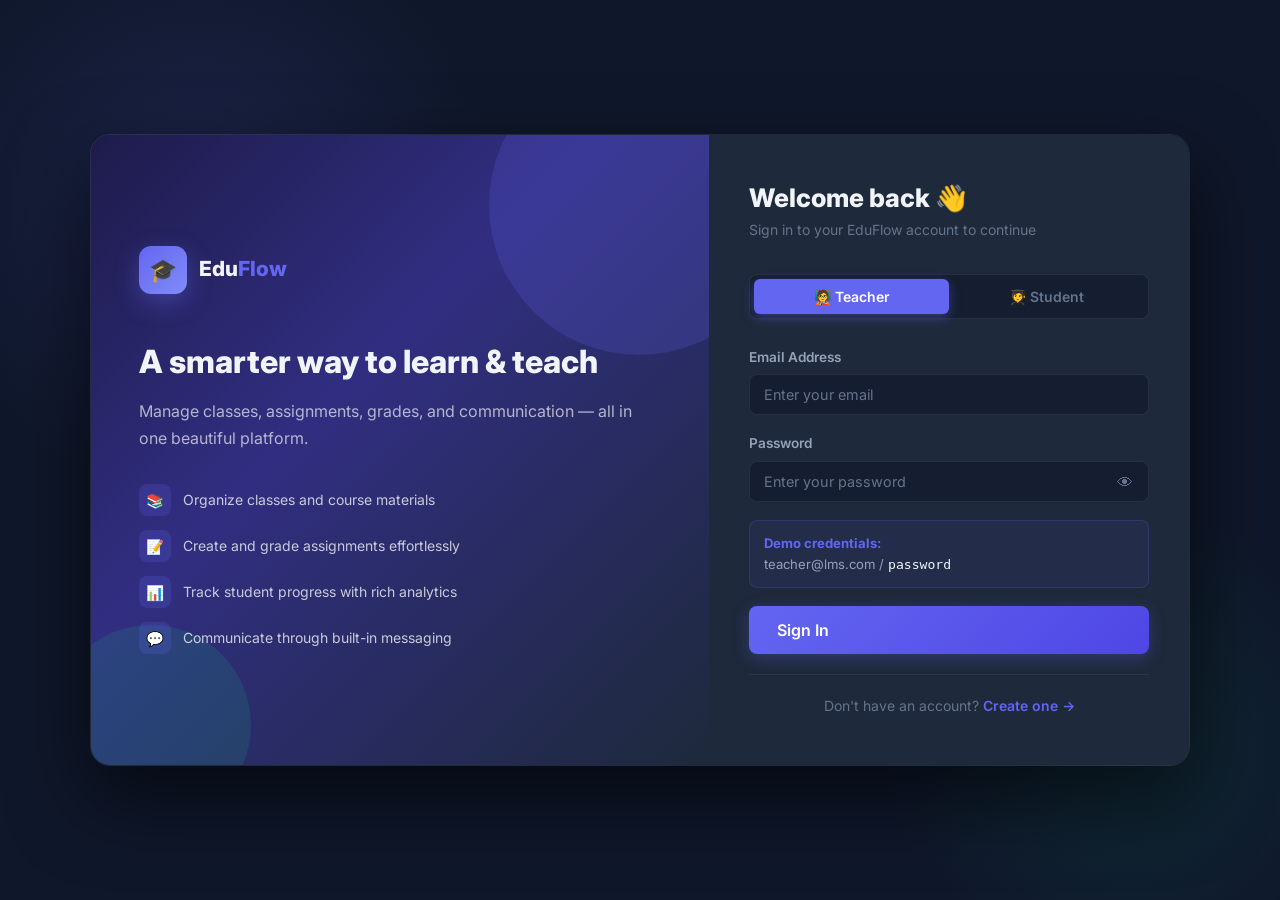
<file: index.html>
<!DOCTYPE html>
<html lang="en">
<head>
  <meta charset="UTF-8">
  <meta name="viewport" content="width=device-width, initial-scale=1.0">
  <title>EduFlow LMS — Login</title>
  <meta name="description" content="EduFlow Learning Management System — Teacher and Student portal for managing classes, assignments, and progress.">
  <link rel="stylesheet" href="css/main.css">
  <link rel="stylesheet" href="css/auth.css">
</head>
<body>
  <div class="auth-page">
    <div class="auth-split animate-fade-in">
      <!-- Hero Panel -->
      <div class="auth-hero">
        <div class="auth-hero-logo">
          <div class="logo-icon">🎓</div>
          <h1>Edu<span>Flow</span></h1>
        </div>
        <div class="auth-hero-content">
          <h2>A smarter way to learn & teach</h2>
          <p>Manage classes, assignments, grades, and communication — all in one beautiful platform.</p>
          <div class="auth-feature-list">
            <div class="auth-feature"><div class="auth-feature-icon">📚</div><span>Organize classes and course materials</span></div>
            <div class="auth-feature"><div class="auth-feature-icon">📝</div><span>Create and grade assignments effortlessly</span></div>
            <div class="auth-feature"><div class="auth-feature-icon">📊</div><span>Track student progress with rich analytics</span></div>
            <div class="auth-feature"><div class="auth-feature-icon">💬</div><span>Communicate through built-in messaging</span></div>
          </div>
        </div>
      </div>

      <!-- Form Panel -->
      <div class="auth-form-panel">
        <div class="auth-form-header">
          <h2>Welcome back 👋</h2>
          <p>Sign in to your EduFlow account to continue</p>
        </div>

        <div class="role-toggle" id="roleToggle">
          <button class="role-btn active" data-role="teacher" onclick="setRole('teacher', this)">🧑‍🏫 Teacher</button>
          <button class="role-btn" data-role="student" onclick="setRole('student', this)">🧑‍🎓 Student</button>
        </div>

        <form class="auth-form" id="loginForm" onsubmit="handleLogin(event)">
          <div class="form-group">
            <label class="form-label" for="email">Email Address</label>
            <input type="email" class="form-control" id="email" placeholder="Enter your email" required autocomplete="email">
          </div>

          <div class="form-group">
            <label class="form-label" for="password">Password</label>
            <div class="password-field">
              <input type="password" class="form-control" id="password" placeholder="Enter your password" required autocomplete="current-password">
              <button type="button" class="password-toggle" onclick="togglePassword('password', this)">👁</button>
            </div>
          </div>

          <div class="demo-hint" id="demoHint" style="background:rgba(99,102,241,0.08);border:1px solid rgba(99,102,241,0.2);border-radius:8px;padding:12px 14px;font-size:0.82rem;color:var(--text-secondary)">
            <strong style="color:var(--color-primary)">Demo credentials:</strong><br>
            <span id="demoEmail">teacher@lms.com</span> / <code style="color:var(--text-primary)">password</code>
          </div>

          <button type="submit" class="btn btn-primary w-full btn-lg" id="loginBtn">
            <span>Sign In</span>
          </button>
        </form>

        <div class="divider"></div>
        <div class="auth-link">
          Don't have an account? <a href="register.html">Create one →</a>
        </div>
      </div>
    </div>
  </div>

  <script src="js/data.js"></script>
  <script>
    // Redirect if already logged in
    const currentUser = LMS.Auth.getCurrentUser();
    if (currentUser) {
      window.location.href = currentUser.role === 'teacher' ? 'teacher/dashboard.html' : 'student/dashboard.html';
    }

    let selectedRole = 'teacher';

    function setRole(role, btn) {
      selectedRole = role;
      document.querySelectorAll('.role-btn').forEach(b => b.classList.remove('active'));
      btn.classList.add('active');
      const demos = { teacher: 'teacher@lms.com', student: 'student@lms.com' };
      document.getElementById('demoEmail').textContent = demos[role];
      document.getElementById('email').value = '';
      document.getElementById('password').value = '';
    }

    function togglePassword(id, btn) {
      const input = document.getElementById(id);
      if (input.type === 'password') { input.type = 'text'; btn.textContent = '🙈'; }
      else { input.type = 'password'; btn.textContent = '👁'; }
    }

    function handleLogin(e) {
      e.preventDefault();
      const email = document.getElementById('email').value.trim();
      const password = document.getElementById('password').value;
      const btn = document.getElementById('loginBtn');

      btn.disabled = true;
      btn.innerHTML = '<span style="animation:spin 0.8s linear infinite;display:inline-block">⟳</span> Signing in...';

      setTimeout(() => {
        const user = LMS.Auth.login(email, password);
        if (!user) {
          btn.disabled = false;
          btn.innerHTML = '<span>Sign In</span>';
          // Show error
          const err = document.createElement('div');
          err.style.cssText = 'background:rgba(244,63,94,0.1);border:1px solid rgba(244,63,94,0.3);border-radius:8px;padding:10px 14px;font-size:0.85rem;color:#f43f5e;margin-top:4px';
          err.textContent = '✕  Invalid email or password. Please try again.';
          const form = document.getElementById('loginForm');
          const existing = form.querySelector('.login-error');
          if (existing) existing.remove();
          err.className = 'login-error';
          form.appendChild(err);
          return;
        }
        if (user.role !== selectedRole) {
          LMS.Auth.logout();
          btn.disabled = false;
          btn.innerHTML = '<span>Sign In</span>';
          const err = document.createElement('div');
          err.style.cssText = 'background:rgba(244,63,94,0.1);border:1px solid rgba(244,63,94,0.3);border-radius:8px;padding:10px 14px;font-size:0.85rem;color:#f43f5e;margin-top:4px';
          err.textContent = `✕  This account is registered as a ${user.role}. Please select the correct role.`;
          err.className = 'login-error';
          const form = document.getElementById('loginForm');
          const existing = form.querySelector('.login-error');
          if (existing) existing.remove();
          form.appendChild(err);
          return;
        }
        window.location.href = user.role === 'teacher' ? 'teacher/dashboard.html' : 'student/dashboard.html';
      }, 600);
    }
  </script>
</body>
</html>
</file>
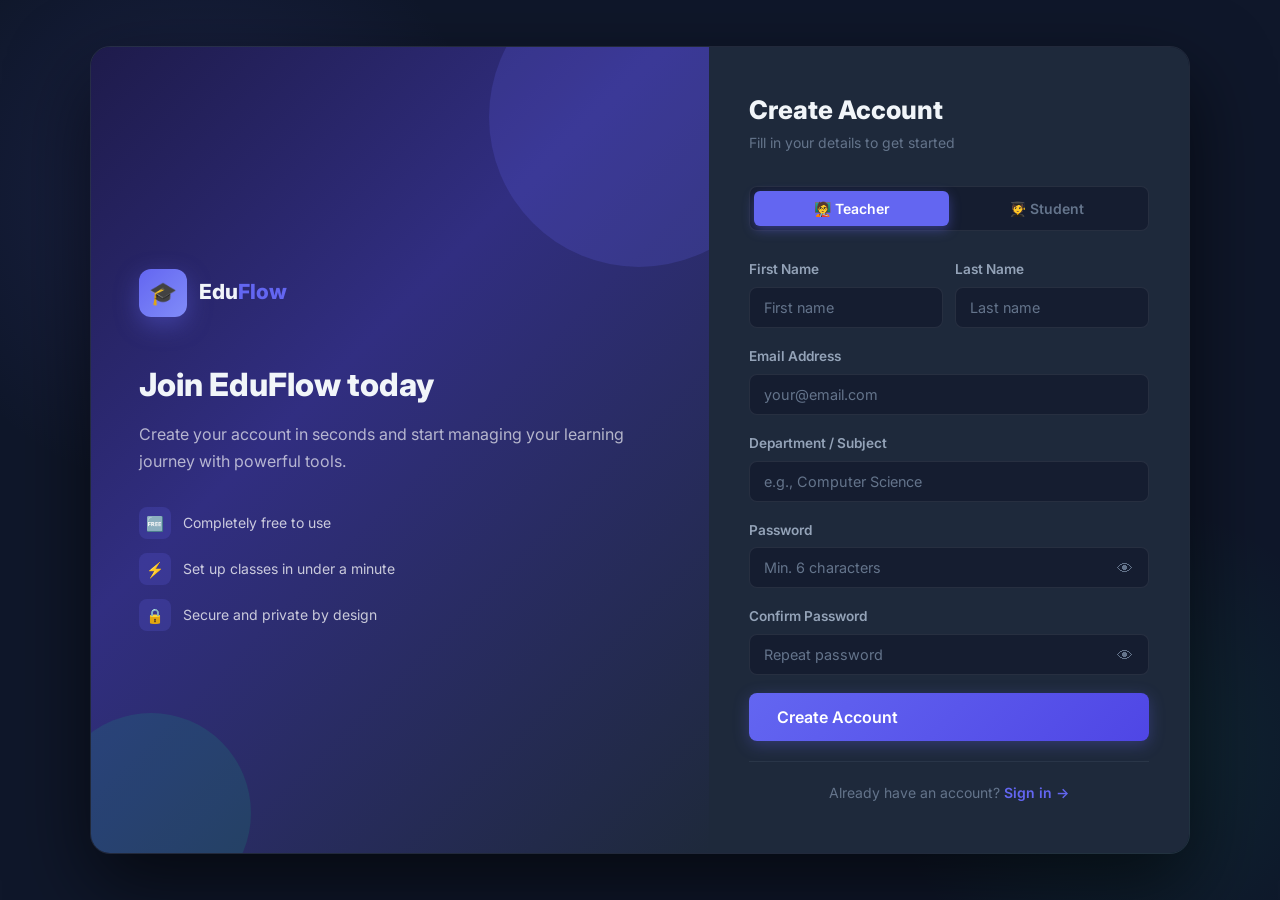
<file: register.html>
<!DOCTYPE html>
<html lang="en">

<head>
    <meta charset="UTF-8">
    <meta name="viewport" content="width=device-width, initial-scale=1.0">
    <title>EduFlow LMS — Create Account</title>
    <link rel="stylesheet" href="css/main.css">
    <link rel="stylesheet" href="css/auth.css">
</head>

<body>
    <div class="auth-page">
        <div class="auth-split animate-fade-in">
            <!-- Hero -->
            <div class="auth-hero">
                <div class="auth-hero-logo">
                    <div class="logo-icon">🎓</div>
                    <h1>Edu<span>Flow</span></h1>
                </div>
                <div class="auth-hero-content">
                    <h2>Join EduFlow today</h2>
                    <p>Create your account in seconds and start managing your learning journey with powerful tools.</p>
                    <div class="auth-feature-list">
                        <div class="auth-feature">
                            <div class="auth-feature-icon">🆓</div><span>Completely free to use</span>
                        </div>
                        <div class="auth-feature">
                            <div class="auth-feature-icon">⚡</div><span>Set up classes in under a minute</span>
                        </div>
                        <div class="auth-feature">
                            <div class="auth-feature-icon">🔒</div><span>Secure and private by design</span>
                        </div>
                    </div>
                </div>
            </div>

            <!-- Form -->
            <div class="auth-form-panel">
                <div class="auth-form-header">
                    <h2>Create Account</h2>
                    <p>Fill in your details to get started</p>
                </div>

                <div class="role-toggle" id="roleToggle">
                    <button class="role-btn active" data-role="teacher" onclick="setRole('teacher', this)">🧑‍🏫
                        Teacher</button>
                    <button class="role-btn" data-role="student" onclick="setRole('student', this)">🧑‍🎓
                        Student</button>
                </div>

                <form class="auth-form" id="registerForm" onsubmit="handleRegister(event)">
                    <div class="auth-form .form-row">
                        <div class="flex gap-12">
                            <div class="form-group" style="flex:1">
                                <label class="form-label">First Name</label>
                                <input type="text" class="form-control" id="firstName" placeholder="First name"
                                    required>
                            </div>
                            <div class="form-group" style="flex:1">
                                <label class="form-label">Last Name</label>
                                <input type="text" class="form-control" id="lastName" placeholder="Last name" required>
                            </div>
                        </div>
                    </div>

                    <div class="form-group">
                        <label class="form-label">Email Address</label>
                        <input type="email" class="form-control" id="email" placeholder="your@email.com" required>
                    </div>

                    <div id="teacherFields">
                        <div class="form-group">
                            <label class="form-label">Department / Subject</label>
                            <input type="text" class="form-control" id="department"
                                placeholder="e.g., Computer Science">
                        </div>
                    </div>

                    <div id="studentFields" class="hidden">
                        <div class="flex gap-12">
                            <div class="form-group" style="flex:1">
                                <label class="form-label">Roll Number</label>
                                <input type="text" class="form-control" id="rollNo" placeholder="e.g., CS2024001">
                            </div>
                            <div class="form-group" style="flex:1">
                                <label class="form-label">Division</label>
                                <input type="text" class="form-control" id="division" placeholder="e.g., A">
                            </div>
                        </div>
                    </div>

                    <div class="form-group">
                        <label class="form-label">Password</label>
                        <div class="password-field">
                            <input type="password" class="form-control" id="password" placeholder="Min. 6 characters"
                                required minlength="6">
                            <button type="button" class="password-toggle"
                                onclick="togglePwd('password', this)">👁</button>
                        </div>
                    </div>

                    <div class="form-group">
                        <label class="form-label">Confirm Password</label>
                        <div class="password-field">
                            <input type="password" class="form-control" id="confirmPwd" placeholder="Repeat password"
                                required minlength="6">
                            <button type="button" class="password-toggle"
                                onclick="togglePwd('confirmPwd', this)">👁</button>
                        </div>
                    </div>

                    <div id="errorMsg" class="hidden"
                        style="background:rgba(244,63,94,0.1);border:1px solid rgba(244,63,94,0.3);border-radius:8px;padding:10px 14px;font-size:0.85rem;color:#f43f5e">
                    </div>

                    <button type="submit" class="btn btn-primary w-full btn-lg" id="registerBtn">Create Account</button>
                </form>

                <div class="divider"></div>
                <div class="auth-link">Already have an account? <a href="index.html">Sign in →</a></div>
            </div>
        </div>
    </div>

    <script src="js/data.js"></script>
    <script>
        let selectedRole = 'teacher';

        function setRole(role, btn) {
            selectedRole = role;
            document.querySelectorAll('.role-btn').forEach(b => b.classList.remove('active'));
            btn.classList.add('active');
            document.getElementById('teacherFields').classList.toggle('hidden', role !== 'teacher');
            document.getElementById('studentFields').classList.toggle('hidden', role !== 'student');
        }

        function togglePwd(id, btn) {
            const input = document.getElementById(id);
            input.type = input.type === 'password' ? 'text' : 'password';
            btn.textContent = input.type === 'password' ? '👁' : '🙈';
        }

        function showError(msg) {
            const el = document.getElementById('errorMsg');
            el.textContent = '✕  ' + msg;
            el.classList.remove('hidden');
        }

        function handleRegister(e) {
            e.preventDefault();
            document.getElementById('errorMsg').classList.add('hidden');
            const firstName = document.getElementById('firstName').value.trim();
            const lastName = document.getElementById('lastName').value.trim();
            const email = document.getElementById('email').value.trim();
            const password = document.getElementById('password').value;
            const confirmPwd = document.getElementById('confirmPwd').value;
            if (password !== confirmPwd) { showError('Passwords do not match.'); return; }
            if (password.length < 6) { showError('Password must be at least 6 characters.'); return; }

            const data = {
                name: `${firstName} ${lastName}`,
                email, password, role: selectedRole,
            };
            if (selectedRole === 'teacher') {
                data.department = document.getElementById('department').value.trim();
            } else {
                data.rollNo = document.getElementById('rollNo').value.trim();
                data.division = document.getElementById('division').value.trim();
            }

            const btn = document.getElementById('registerBtn');
            btn.disabled = true;
            btn.textContent = 'Creating account...';

            setTimeout(() => {
                const result = LMS.Auth.register(data);
                if (result.error) {
                    showError(result.error);
                    btn.disabled = false;
                    btn.textContent = 'Create Account';
                    return;
                }
                window.location.href = result.user.role === 'teacher' ? 'teacher/dashboard.html' : 'student/dashboard.html';
            }, 500);
        }
    </script>
</body>

</html>
</file>
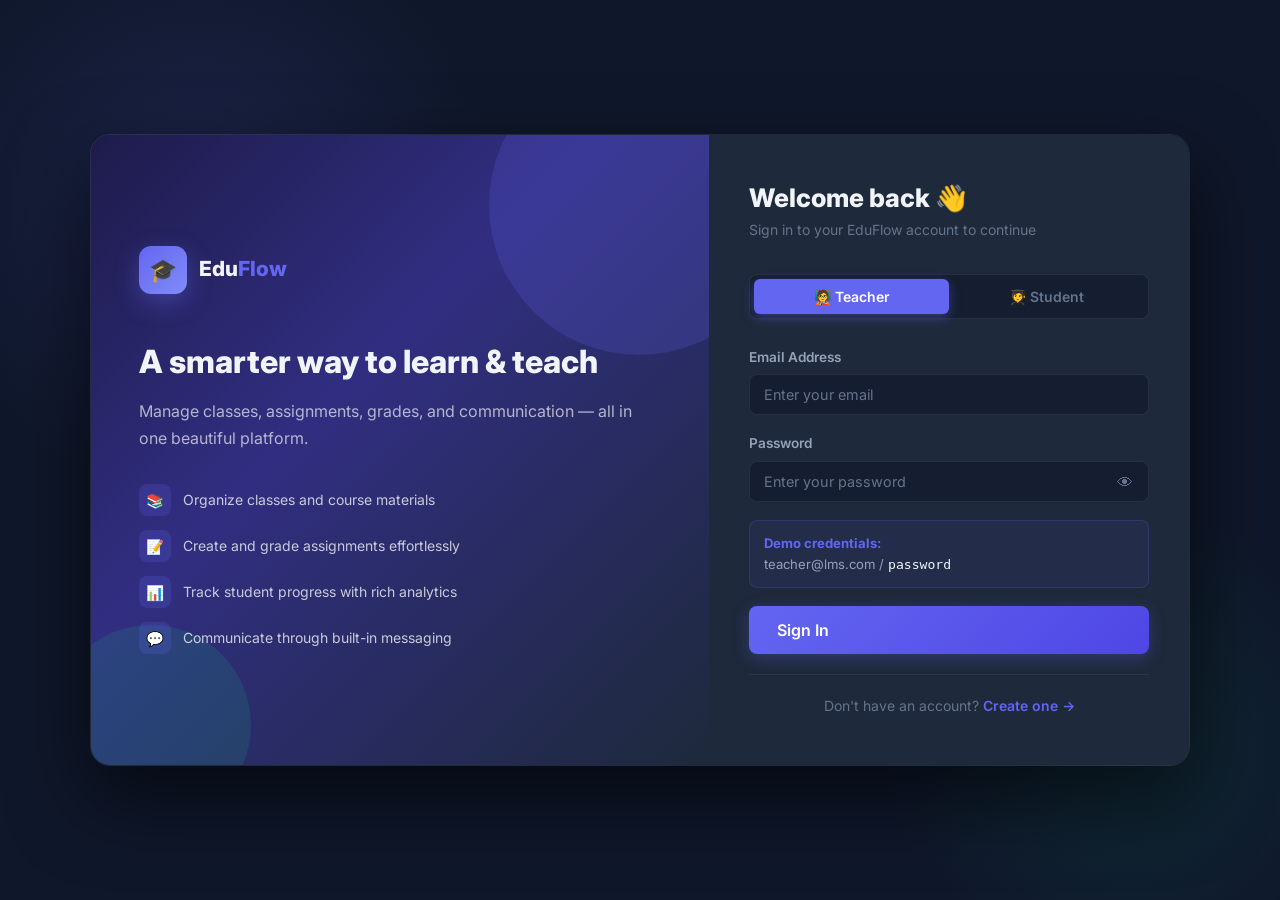
<file: student/assignments.html>
<!DOCTYPE html>
<html lang="en">

<head>
    <meta charset="UTF-8">
    <meta name="viewport" content="width=device-width, initial-scale=1.0">
    <title>My Assignments — EduFlow</title>
    <link rel="stylesheet" href="../css/main.css">
    <link rel="stylesheet" href="../css/dashboard.css">
</head>

<body>
    <div class="dashboard-layout">
        <aside class="sidebar" id="sidebar">
            <div class="sidebar-brand">
                <div class="brand-icon">🎓</div><span>Edu<em>Flow</em></span>
            </div>
            <nav class="sidebar-nav">
                <a class="nav-item" href="dashboard.html"><span class="nav-icon">🏠</span> Dashboard</a>
                <a class="nav-item active" href="assignments.html"><span class="nav-icon">📝</span> Assignments</a>
                <a class="nav-item" href="grades.html"><span class="nav-icon">⭐</span> My Grades</a>
                <a class="nav-item" href="messages.html"><span class="nav-icon">💬</span> Messages</a>
            </nav>
            <div class="sidebar-section">
                <div class="sidebar-section-label">My Classes</div>
            </div>
            <div class="sidebar-classes" id="sidebarClasses"></div>
            <div class="sidebar-footer">
                <div class="user-profile" id="sidebarUser"></div>
                <button class="btn btn-ghost btn-sm w-full mt-8" id="logoutBtn" style="justify-content:center">⬅
                    Logout</button>
            </div>
        </aside>
        <div class="sidebar-overlay" id="sidebarOverlay"></div>
        <header class="navbar">
            <button class="sidebar-toggle btn btn-ghost btn-icon" id="sidebarToggle">☰</button>
            <div class="navbar-title">My Assignments</div>
            <div class="navbar-actions">
                <button class="notif-btn" id="notifBtn">🔔<span class="notif-count" id="notifCount"></span></button>
                <div class="flex items-center gap-12" id="navbarUser"></div>
            </div>
        </header>
        <main class="main-content">
            <div class="page-header">
                <div class="flex items-center justify-between flex-wrap gap-12">
                    <div>
                        <h1>📝 My Assignments</h1>
                        <p>All assignments across your enrolled classes</p>
                    </div>
                    <div class="flex gap-12">
                        <select class="form-control" id="classFilter" style="width:200px"
                            onchange="renderAssignments()">
                            <option value="">All Classes</option>
                        </select>
                        <select class="form-control" id="statusFilter" style="width:160px"
                            onchange="renderAssignments()">
                            <option value="">All Status</option>
                            <option value="submitted">Submitted</option>
                            <option value="missing">Missing</option>
                            <option value="graded">Graded</option>
                            <option value="upcoming">Upcoming</option>
                        </select>
                    </div>
                </div>
            </div>
            <!-- Summary row -->
            <div class="grid grid-4 mb-24" id="summaryCards"></div>
            <div class="card">
                <div id="assignmentsTable"></div>
            </div>
        </main>
    </div>
    <script src="../js/data.js"></script>
    <script src="../js/ui.js"></script>
    <script>
        const user = LMS.Auth.requireAuth('student');
        if (user) {
            initNavbar(user); initSidebarUser(user); initSidebar();
            renderSidebarNotifDrawer(user.id);
            const classes = LMS.Classes.getByStudent(user.id);
            initSidebarClasses(classes, './');
            const classFilter = document.getElementById('classFilter');
            classes.forEach(c => { const o = document.createElement('option'); o.value = c.id; o.textContent = c.name; classFilter.appendChild(o); });

            const allAssignments = LMS.Assignments.getByStudent(user.id);
            const mySubmissions = LMS.Submissions.getByStudent(user.id);
            const submitted = allAssignments.filter(a => mySubmissions.some(s => s.assignmentId === a.id));
            const missing = allAssignments.filter(a => !mySubmissions.some(s => s.assignmentId === a.id) && new Date(a.dueDate) < Date.now());
            const upcoming = allAssignments.filter(a => !mySubmissions.some(s => s.assignmentId === a.id) && new Date(a.dueDate) > Date.now());
            const graded = mySubmissions.filter(s => s.grade !== null);

            document.getElementById('summaryCards').innerHTML = [
                { label: 'Total', value: allAssignments.length, icon: '📋', color: '#6366f1' },
                { label: 'Submitted', value: submitted.length, icon: '✅', color: '#10b981' },
                { label: 'Missing', value: missing.length, icon: '❌', color: '#f43f5e' },
                { label: 'Graded', value: graded.length, icon: '⭐', color: '#f59e0b' },
            ].map(s => `<div class="stat-card" style="--accent-color:${s.color}"><div class="stat-icon" style="background:${s.color}">${s.icon}</div><div class="stat-info"><div class="stat-value">${s.value}</div><div class="stat-label">${s.label}</div></div></div>`).join('');

            function renderAssignments() {
                const cId = classFilter.value;
                const status = document.getElementById('statusFilter').value;
                let list = cId ? allAssignments.filter(a => a.classId === cId) : allAssignments;
                if (status === 'submitted') list = list.filter(a => mySubmissions.some(s => s.assignmentId === a.id));
                if (status === 'missing') list = list.filter(a => !mySubmissions.some(s => s.assignmentId === a.id) && new Date(a.dueDate) < Date.now());
                if (status === 'graded') list = list.filter(a => mySubmissions.some(s => s.assignmentId === a.id && s.grade !== null));
                if (status === 'upcoming') list = list.filter(a => !mySubmissions.some(s => s.assignmentId === a.id) && new Date(a.dueDate) > Date.now());
                list.sort((a, b) => new Date(a.dueDate) - new Date(b.dueDate));
                const el = document.getElementById('assignmentsTable');
                if (!list.length) { el.innerHTML = '<div class="empty-state"><div class="empty-state-icon">📝</div><h3>No assignments found</h3></div>'; return; }
                el.innerHTML = `<div class="table-wrap"><table>
      <thead><tr><th>Assignment</th><th>Class</th><th>Due</th><th>Marks</th><th>Status</th><th>Grade</th><th style="text-align:right">Action</th></tr></thead>
      <tbody>${list.map(a => {
                    const cls = classes.find(c => c.id === a.classId);
                    const sub = mySubmissions.find(s => s.assignmentId === a.id);
                    const due = LMS.Helpers.dueDateStatus(a.dueDate);
                    const isLate = sub && new Date(sub.submittedAt) > new Date(a.dueDate);
                    let status;
                    if (sub) status = isLate ? '<span class="badge badge-warning">Late</span>' : '<span class="badge badge-success">Submitted</span>';
                    else if (new Date(a.dueDate) < Date.now()) status = '<span class="badge badge-danger">Missing</span>';
                    else status = '<span class="badge badge-muted">Pending</span>';
                    const grade = sub?.grade !== null && sub?.grade !== undefined ? `<span class="grade-cell ${LMS.Helpers.gradeClass(sub.grade, a.totalMarks)}">${sub.grade}/${a.totalMarks}</span>` : '<span class="text-muted">—</span>';
                    return `<tr>
          <td><div style="font-weight:600;font-size:0.875rem">${a.title}</div></td>
          <td><span class="badge badge-muted">${cls?.subject || 'Class'}</span></td>
          <td><span class="due-date-badge ${due.cls}">${due.label}</span></td>
          <td style="font-weight:600">${a.totalMarks}</td>
          <td>${status}</td>
          <td>${grade}</td>
          <td style="text-align:right"><a href="class.html?id=${a.classId}#tab-classwork" class="btn btn-primary btn-sm">Open</a></td>
        </tr>`;
                }).join('')}</tbody></table></div>`;
            }
            renderAssignments();
        }
    </script>
</body>

</html>
</file>
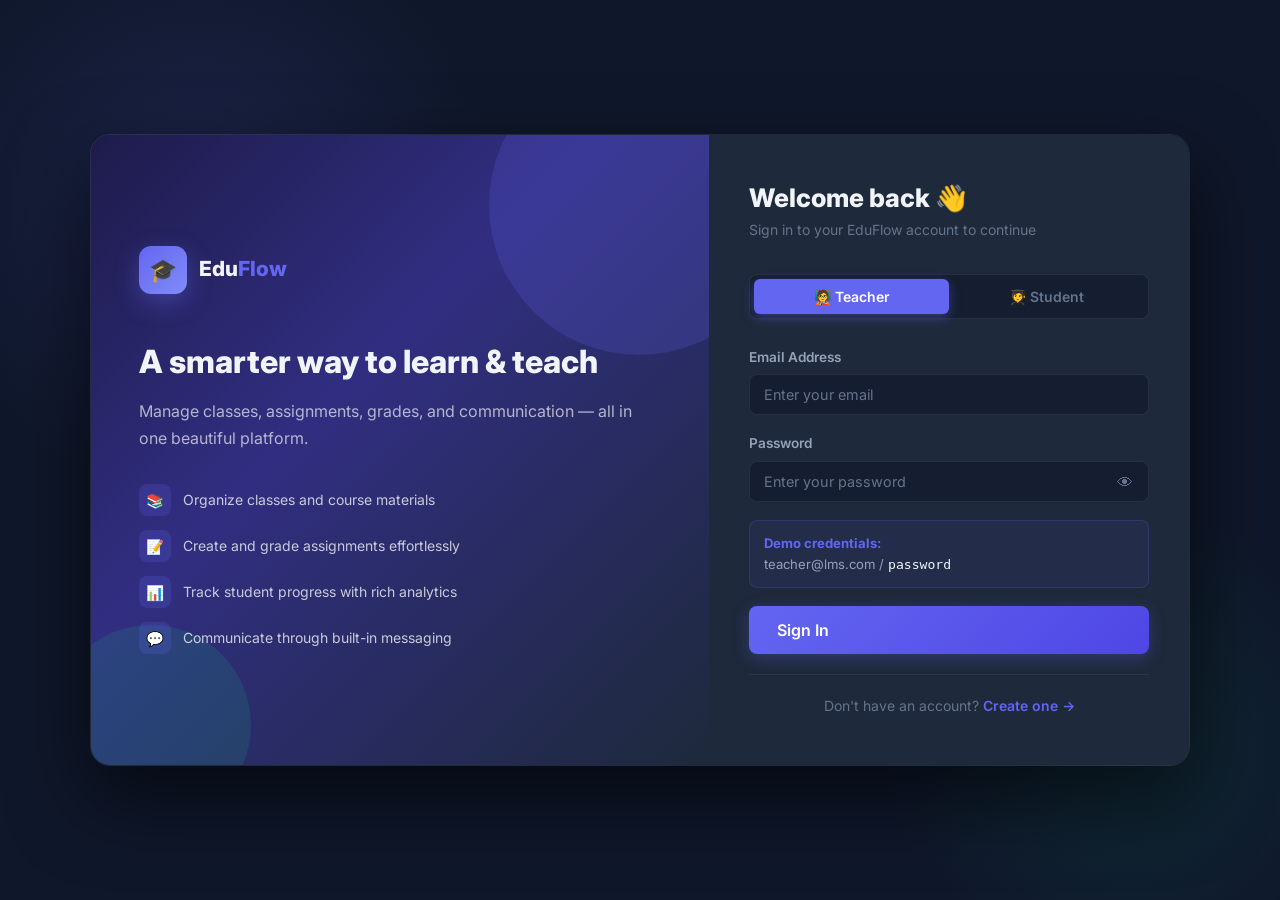
<file: student/class.html>
<!DOCTYPE html>
<html lang="en">

<head>
    <meta charset="UTF-8">
    <meta name="viewport" content="width=device-width, initial-scale=1.0">
    <title>Class — EduFlow</title>
    <link rel="stylesheet" href="../css/main.css">
    <link rel="stylesheet" href="../css/dashboard.css">
</head>

<body>
    <div class="dashboard-layout">
        <aside class="sidebar" id="sidebar">
            <div class="sidebar-brand">
                <div class="brand-icon">🎓</div><span>Edu<em>Flow</em></span>
            </div>
            <nav class="sidebar-nav">
                <a class="nav-item" href="dashboard.html"><span class="nav-icon">🏠</span> Dashboard</a>
                <a class="nav-item" href="assignments.html"><span class="nav-icon">📝</span> Assignments</a>
                <a class="nav-item" href="grades.html"><span class="nav-icon">⭐</span> My Grades</a>
                <a class="nav-item" href="messages.html"><span class="nav-icon">💬</span> Messages</a>
            </nav>
            <div class="sidebar-section">
                <div class="sidebar-section-label">My Classes</div>
            </div>
            <div class="sidebar-classes" id="sidebarClasses"></div>
            <div class="sidebar-footer">
                <div class="user-profile" id="sidebarUser"></div>
                <button class="btn btn-ghost btn-sm w-full mt-8" id="logoutBtn" style="justify-content:center">⬅
                    Logout</button>
            </div>
        </aside>
        <div class="sidebar-overlay" id="sidebarOverlay"></div>
        <header class="navbar">
            <button class="sidebar-toggle btn btn-ghost btn-icon" id="sidebarToggle">☰</button>
            <div class="navbar-title" id="navbarTitle">Class</div>
            <div class="navbar-actions">
                <button class="notif-btn" id="notifBtn">🔔<span class="notif-count" id="notifCount"></span></button>
                <div class="flex items-center gap-12" id="navbarUser"></div>
            </div>
        </header>
        <main class="main-content">
            <!-- Class Banner -->
            <div id="classHeader" class="mb-24" style="border-radius:var(--radius);overflow:hidden">
                <div id="classHeroBanner"
                    style="padding:32px;background:linear-gradient(135deg,#6366f1,#4338ca);position:relative;min-height:140px">
                    <div style="position:absolute;inset:0;overflow:hidden">
                        <div
                            style="position:absolute;width:200px;height:200px;border-radius:50%;background:rgba(255,255,255,0.07);top:-60px;right:-40px">
                        </div>
                    </div>
                    <div style="position:relative;z-index:1">
                        <h1 id="className" style="font-size:1.8rem;font-weight:800;margin-bottom:6px">Loading...</h1>
                        <div style="display:flex;align-items:center;gap:16px;flex-wrap:wrap">
                            <span id="classSubject" style="color:rgba(255,255,255,0.8)"></span>
                            <span id="classSection" style="color:rgba(255,255,255,0.7)"></span>
                            <span id="classTeacher" style="color:rgba(255,255,255,0.7)"></span>
                        </div>
                    </div>
                </div>
            </div>

            <!-- Tabs -->
            <div class="tabs" id="classTabs">
                <button class="tab-btn" data-tab="tab-stream">📢 Stream</button>
                <button class="tab-btn" data-tab="tab-classwork">📝 Classwork</button>
                <button class="tab-btn" data-tab="tab-materials">📚 Materials</button>
            </div>

            <!-- Stream -->
            <div class="tab-pane" id="tab-stream">
                <div id="streamList"></div>
            </div>

            <!-- Classwork -->
            <div class="tab-pane" id="tab-classwork">
                <div class="section-header">
                    <h2 class="section-title">Assignments</h2>
                    <div class="flex gap-8">
                        <span class="badge badge-success" id="submittedCount"></span>
                        <span class="badge badge-danger" id="missingCount"></span>
                    </div>
                </div>
                <div id="assignmentList"></div>
            </div>

            <!-- Materials -->
            <div class="tab-pane" id="tab-materials">
                <div class="section-header">
                    <h2 class="section-title">Study Materials</h2>
                </div>
                <div id="materialList"></div>
            </div>
        </main>
    </div>
    <script src="../js/data.js"></script>
    <script src="../js/ui.js"></script>
    <script>
        const user = LMS.Auth.requireAuth('student');
        let cls = null, classId = null;

        if (user) {
            classId = new URLSearchParams(window.location.search).get('id');
            cls = LMS.Classes.getById(classId);
            const enrolled = LMS.Classes.getStudents(classId).some(s => s.id === user.id);
            if (!cls || !enrolled) { window.location.href = 'dashboard.html'; }

            initNavbar(user); initSidebarUser(user); initSidebar();
            renderSidebarNotifDrawer(user.id);
            const myClasses = LMS.Classes.getByStudent(user.id);
            initSidebarClasses(myClasses, './');

            const teacher = LMS.Helpers.getUser(cls.teacherId);
            document.getElementById('navbarTitle').textContent = cls.name;
            document.getElementById('className').textContent = cls.name;
            document.getElementById('classSubject').textContent = '📚 ' + cls.subject;
            document.getElementById('classSection').textContent = cls.section ? '· Section ' + cls.section : '';
            document.getElementById('classTeacher').textContent = `· ${teacher?.name || 'Teacher'}`;
            document.getElementById('classHeroBanner').style.background = `linear-gradient(135deg, ${cls.color}, ${cls.color}99)`;

            initTabs('#classTabs');
            renderStream();
            renderClasswork();
            renderMaterials();

            function renderStream() {
                const announcements = LMS.Announcements.getByClass(classId);
                const el = document.getElementById('streamList');
                if (!announcements.length) {
                    el.innerHTML = '<div class="empty-state"><div class="empty-state-icon">📢</div><h3>No announcements yet</h3><p>Your teacher will post updates here</p></div>';
                    return;
                }
                el.innerHTML = announcements.map(ann => {
                    const author = LMS.Helpers.getUser(ann.authorId);
                    return `<div class="announcement-card">
        <div class="announcement-header">
          ${avatarHTML(author?.name || 'T')}
          <div class="flex-col">
            <span style="font-size:0.875rem;font-weight:600">${author?.name || 'Teacher'}</span>
            <span class="announcement-meta">${LMS.Helpers.formatDateTime(ann.timestamp)}</span>
          </div>
        </div>
        <p class="announcement-text">${ann.text}</p>
        ${ann.attachments?.length ? `<div class="announcement-attach">${ann.attachments.map(f => `<div class="attach-tag">📎 ${f}</div>`).join('')}</div>` : ''}
        <div class="comment-section">
          <div id="comments_${ann.id}">${(ann.comments || []).map(c => { const cu = LMS.Helpers.getUser(c.authorId); return `<div class="comment">${avatarHTML(cu?.name || '?')}<div class="comment-body"><div class="comment-author">${cu?.name || 'User'}</div><p>${c.text}</p></div></div>`; }).join('')}</div>
          <div class="comment-input-row">
            ${avatarHTML(user.name)}
            <input type="text" class="form-control" placeholder="Add a comment…" id="commentInput_${ann.id}" onkeypress="if(event.key==='Enter')addComment('${ann.id}')">
            <button class="btn btn-secondary btn-sm" onclick="addComment('${ann.id}')">Post</button>
          </div>
        </div>
      </div>`;
                }).join('');
            }

            window.addComment = (annId) => {
                const input = document.getElementById(`commentInput_${annId}`);
                const text = input?.value.trim();
                if (!text) return;
                LMS.Announcements.addComment(annId, { authorId: user.id, text });
                input.value = '';
                document.getElementById(`comments_${annId}`).insertAdjacentHTML('beforeend', `<div class="comment">${avatarHTML(user.name)}<div class="comment-body"><div class="comment-author">${user.name}</div><p>${text}</p></div></div>`);
                Toast.success('Comment posted');
            };

            function renderClasswork() {
                const assignments = LMS.Assignments.getByClass(classId);
                const el = document.getElementById('assignmentList');
                const submitted = assignments.filter(a => LMS.Submissions.getByStudentAndAssignment(user.id, a.id));
                const missing = assignments.filter(a => !LMS.Submissions.getByStudentAndAssignment(user.id, a.id));
                document.getElementById('submittedCount').textContent = `✓ ${submitted.length} submitted`;
                document.getElementById('missingCount').textContent = `✗ ${missing.length} missing`;
                if (!assignments.length) {
                    el.innerHTML = '<div class="empty-state"><div class="empty-state-icon">📝</div><h3>No assignments yet</h3></div>';
                    return;
                }
                el.innerHTML = assignments.map(a => {
                    const sub = LMS.Submissions.getByStudentAndAssignment(user.id, a.id);
                    const due = LMS.Helpers.dueDateStatus(a.dueDate);
                    const isLate = sub && new Date(sub.submittedAt) > new Date(a.dueDate);
                    let badge = sub ? (isLate ? '<span class="badge badge-warning">Late</span>' : '<span class="badge badge-success">Submitted</span>') : (new Date(a.dueDate) < Date.now() ? '<span class="badge badge-danger">Missing</span>' : '<span class="badge badge-muted">Pending</span>');
                    return `<div class="assignment-card" onclick="openAssignment('${a.id}')">
        <div class="assignment-icon">📝</div>
        <div class="assignment-info">
          <h4>${a.title}</h4>
          <div class="assignment-meta">
            <span class="due-date-badge ${due.cls}">📅 ${due.label}</span>
            <span>${a.totalMarks} marks</span>
            ${sub?.grade !== null && sub?.grade !== undefined ? `<span class="text-success font-bold">Grade: ${sub.grade}/${a.totalMarks}</span>` : ''}
          </div>
        </div>
        ${badge}
      </div>`;
                }).join('');
            }

            window.openAssignment = (asgnId) => {
                const a = LMS.Assignments.getById(asgnId);
                const sub = LMS.Submissions.getByStudentAndAssignment(user.id, asgnId);
                const due = LMS.Helpers.dueDateStatus(a.dueDate);
                const isOverdue = new Date(a.dueDate) < Date.now();

                const gradeSection = sub?.grade !== null && sub?.grade !== undefined ? `
      <div style="background:rgba(16,185,129,0.08);border:1px solid rgba(16,185,129,0.2);border-radius:10px;padding:16px;margin-top:16px">
        <div style="font-weight:700;color:var(--color-success);margin-bottom:8px">⭐ Your Grade</div>
        <div style="font-size:1.5rem;font-weight:800">${sub.grade} / ${a.totalMarks} <span style="font-size:0.9rem;color:var(--text-muted)">(${Math.round((sub.grade / a.totalMarks) * 100)}%)</span></div>
        ${sub.feedback ? `<div style="margin-top:8px;font-size:0.85rem;color:var(--text-secondary)"><strong>Feedback:</strong> ${sub.feedback}</div>` : ''}
      </div>` : '';

                const submittedSection = sub ? `
      <div style="background:rgba(99,102,241,0.08);border:1px solid rgba(99,102,241,0.2);border-radius:10px;padding:14px;margin-top:16px">
        <div style="font-size:0.85rem;font-weight:600;color:var(--color-primary)">✓ Submitted ${LMS.Helpers.formatDateTime(sub.submittedAt)}</div>
        ${sub.fileUrl ? `<div style="font-size:0.8rem;color:var(--text-muted);margin-top:4px">📎 ${sub.fileUrl}</div>` : ''}
        ${sub.content ? `<div style="font-size:0.85rem;color:var(--text-secondary);margin-top:8px;padding:8px;background:var(--glass);border-radius:6px">"${sub.content}"</div>` : ''}
      </div>` : '';

                Modal.create(a.title,
                    `<div>
        <div class="flex gap-12 mb-16 flex-wrap">
          <span class="badge badge-primary">${a.totalMarks} marks</span>
          <span class="due-date-badge ${due.cls} badge">📅 ${due.label}</span>
          ${a.attachments?.length ? a.attachments.map(f => `<span class="attach-tag">📎 ${f}</span>`).join('') : ''}
        </div>
        <p style="color:var(--text-secondary);font-size:0.9rem;line-height:1.7">${a.description || 'No description provided.'}</p>
        ${gradeSection}
        ${submittedSection}
        ${!isOverdue || !sub ? `<div class="divider"></div>
        <h4 style="margin-bottom:16px;font-size:0.95rem">📤 ${sub ? 'Resubmit' : 'Submit'} Assignment</h4>
        <div class="flex flex-col gap-14">
          <div class="form-group"><label class="form-label">Text Response</label><textarea id="sub_text" class="form-control" rows="3" placeholder="Type your answer…">${sub?.content || ''}</textarea></div>
          <div class="form-group"><label class="form-label">File Name (simulated)</label><input id="sub_file" class="form-control" placeholder="e.g., my_assignment.zip" value="${sub?.fileUrl || ''}"></div>
        </div>` : ''}
      </div>`,
                    (!isOverdue || !sub)
                        ? `<button class="btn btn-secondary" onclick="Modal.close(this.closest('.modal-overlay').id)">Cancel</button><button class="btn btn-primary" onclick="doSubmit('${asgnId}',this.closest('.modal-overlay').id)">📤 ${sub ? 'Resubmit' : 'Submit'}</button>`
                        : `<button class="btn btn-secondary" onclick="Modal.close(this.closest('.modal-overlay').id)">Close</button>`
                );
            };

            window.doSubmit = (asgnId, modalId) => {
                const content = document.getElementById('sub_text')?.value.trim() || '';
                const fileUrl = document.getElementById('sub_file')?.value.trim() || '';
                if (!content && !fileUrl) { Toast.error('Please add a text response or file name'); return; }
                LMS.Submissions.submit({ assignmentId: asgnId, studentId: user.id, content, fileUrl });
                Modal.close(modalId);
                Toast.success('Assignment submitted!');
                renderClasswork();
            };

            function renderMaterials() {
                const mats = LMS.Materials.getByClass(classId);
                const el = document.getElementById('materialList');
                if (!mats.length) {
                    el.innerHTML = '<div class="empty-state"><div class="empty-state-icon">📚</div><h3>No materials yet</h3><p>Your teacher will add study materials here</p></div>';
                    return;
                }
                const icons = { pdf: '📄', video: '🎬', link: '🔗', doc: '📃' };
                el.innerHTML = mats.map(m => `<div class="material-card">
      <div class="material-icon ${m.type}">${icons[m.type] || '📁'}</div>
      <div style="flex:1;min-width:0">
        <div style="font-size:0.9rem;font-weight:600">${m.title}</div>
        <div style="font-size:0.78rem;color:var(--text-muted)">${m.type.toUpperCase()} · ${LMS.Helpers.formatDate(m.uploadedAt)}</div>
      </div>
      <div class="flex gap-8">
        ${m.url && m.url !== '#' ? `<a href="${m.url}" target="_blank" class="btn btn-primary btn-sm">Open ↗</a>` : '<span class="btn btn-secondary btn-sm" style="cursor:default">📥 Download</span>'}
      </div>
    </div>`).join('');
            }
        }
    </script>
</body>

</html>
</file>
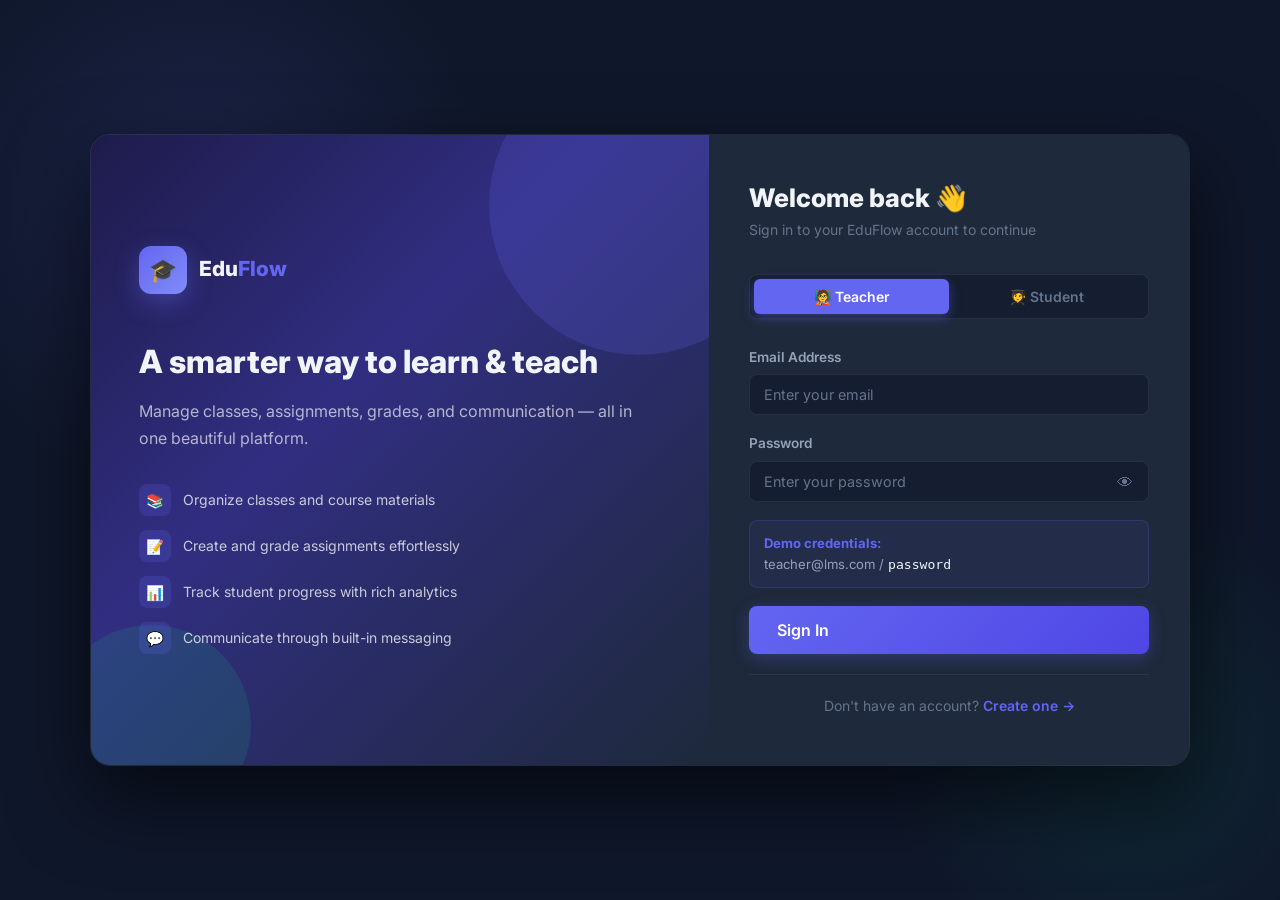
<file: student/messages.html>
<!DOCTYPE html>
<html lang="en">

<head>
    <meta charset="UTF-8">
    <meta name="viewport" content="width=device-width, initial-scale=1.0">
    <title>Messages — EduFlow</title>
    <link rel="stylesheet" href="../css/main.css">
    <link rel="stylesheet" href="../css/dashboard.css">
</head>

<body>
    <div class="dashboard-layout">
        <aside class="sidebar" id="sidebar">
            <div class="sidebar-brand">
                <div class="brand-icon">🎓</div><span>Edu<em>Flow</em></span>
            </div>
            <nav class="sidebar-nav">
                <a class="nav-item" href="dashboard.html"><span class="nav-icon">🏠</span> Dashboard</a>
                <a class="nav-item" href="assignments.html"><span class="nav-icon">📝</span> Assignments</a>
                <a class="nav-item" href="grades.html"><span class="nav-icon">⭐</span> My Grades</a>
                <a class="nav-item active" href="messages.html"><span class="nav-icon">💬</span> Messages</a>
            </nav>
            <div class="sidebar-section">
                <div class="sidebar-section-label">My Classes</div>
            </div>
            <div class="sidebar-classes" id="sidebarClasses"></div>
            <div class="sidebar-footer">
                <div class="user-profile" id="sidebarUser"></div>
                <button class="btn btn-ghost btn-sm w-full mt-8" id="logoutBtn" style="justify-content:center">⬅
                    Logout</button>
            </div>
        </aside>
        <div class="sidebar-overlay" id="sidebarOverlay"></div>
        <header class="navbar">
            <button class="sidebar-toggle btn btn-ghost btn-icon" id="sidebarToggle">☰</button>
            <div class="navbar-title">Messages</div>
            <div class="navbar-actions">
                <button class="notif-btn" id="notifBtn">🔔<span class="notif-count" id="notifCount"></span></button>
                <div class="flex items-center gap-12" id="navbarUser"></div>
            </div>
        </header>
        <main class="main-content">
            <div class="page-header">
                <h1>💬 Messages</h1>
                <p>Message your teachers and classmates</p>
            </div>
            <div style="display:grid;grid-template-columns:300px 1fr;gap:20px;height:calc(100vh - 220px)">
                <div class="card" style="padding:0;overflow:hidden;display:flex;flex-direction:column">
                    <div style="padding:16px;border-bottom:1px solid var(--border)">
                        <div class="search-bar"><span class="search-icon">🔍</span><input type="text"
                                placeholder="Search…" id="contactSearch" oninput="filterContacts()"></div>
                    </div>
                    <div style="flex:1;overflow-y:auto;padding:8px" id="contactList"></div>
                </div>
                <div class="card" style="padding:0;overflow:hidden;display:flex;flex-direction:column" id="threadPanel">
                    <div style="flex:1;display:flex;flex-direction:column;align-items:center;justify-content:center">
                        <div class="empty-state-icon">💬</div>
                        <h3>Select a contact</h3>
                        <p>Start a conversation with your teacher or classmate</p>
                    </div>
                </div>
            </div>
        </main>
    </div>
    <script src="../js/data.js"></script>
    <script src="../js/ui.js"></script>
    <script>
        const user = LMS.Auth.requireAuth('student');
        let activePartnerId = null;
        if (user) {
            initNavbar(user); initSidebarUser(user); initSidebar();
            renderSidebarNotifDrawer(user.id);
            const classes = LMS.Classes.getByStudent(user.id);
            initSidebarClasses(classes, './');

            // Contacts: teachers + classmates
            const teacherIds = [...new Set(classes.map(c => c.teacherId))];
            const classmateIds = [...new Set(classes.flatMap(c => LMS.Classes.getStudents(c.id).map(s => s.id)))].filter(id => id !== user.id);
            const allContactIds = [...teacherIds, ...classmateIds];
            const allContacts = allContactIds.map(id => LMS.Helpers.getUser(id)).filter(Boolean);
            let filtered = allContacts;

            function renderContacts() {
                const convos = LMS.Messages.getConversations(user.id);
                const el = document.getElementById('contactList');
                if (!filtered.length) { el.innerHTML = '<p class="text-xs text-muted" style="padding:12px">No contacts found</p>'; return; }
                const sections = [
                    { label: 'Teachers', items: filtered.filter(c => c.role === 'teacher') },
                    { label: 'Classmates', items: filtered.filter(c => c.role === 'student') },
                ].filter(s => s.items.length);
                el.innerHTML = sections.map(s => `
      <div style="font-size:0.68rem;font-weight:700;letter-spacing:0.1em;text-transform:uppercase;color:var(--text-muted);padding:8px 12px 4px">${s.label}</div>
      ${s.items.map(c => {
                    const conv = convos.find(cv => cv.partner?.id === c.id);
                    const unread = conv?.unread || 0;
                    return `<div class="nav-item ${activePartnerId === c.id ? 'active' : ''}" onclick="openThread('${c.id}')" style="padding:12px;cursor:pointer;margin-bottom:2px">
          <div class="flex items-center gap-10" style="width:100%">
            ${avatarHTML(c.name)}
            <div style="flex:1;min-width:0">
              <div style="font-size:0.85rem;font-weight:600;color:var(--text-primary)">${c.name}</div>
              <div style="font-size:0.78rem;color:var(--text-muted);white-space:nowrap;overflow:hidden;text-overflow:ellipsis">${c.role === 'teacher' ? '👨‍🏫 Teacher' : '👨‍🎓 Student'}</div>
            </div>
            ${unread > 0 ? `<span class="badge badge-primary">${unread}</span>` : ''}
          </div>
        </div>`;
                }).join('')}`).join('');
            }

            window.filterContacts = () => {
                const q = document.getElementById('contactSearch').value.toLowerCase();
                filtered = allContacts.filter(c => c.name.toLowerCase().includes(q));
                renderContacts();
            };

            window.openThread = (partnerId) => {
                activePartnerId = partnerId;
                const partner = LMS.Helpers.getUser(partnerId);
                LMS.Messages.markRead(partnerId, user.id);
                renderContacts();
                const panel = document.getElementById('threadPanel');
                panel.innerHTML = `
      <div style="padding:16px 20px;border-bottom:1px solid var(--border);display:flex;align-items:center;gap:12px">
        ${avatarHTML(partner.name)}
        <div><div style="font-weight:700">${partner.name}</div><div style="font-size:0.78rem;color:var(--text-muted)">${partner.role === 'teacher' ? '👨‍🏫 Teacher' : '👨‍🎓 Student'}</div></div>
      </div>
      <div id="msgThread" style="flex:1;overflow-y:auto;padding:16px;display:flex;flex-direction:column;gap:10px"></div>
      <div style="padding:12px 16px;border-top:1px solid var(--border);display:flex;gap:8px">
        <input type="text" class="form-control" id="msgInput" placeholder="Type a message…" onkeypress="if(event.key==='Enter')sendMsg()">
        <button class="btn btn-primary" onclick="sendMsg()">Send</button>
      </div>`;
                renderThread(partnerId);
                panel.style.display = 'flex'; panel.style.flexDirection = 'column';
            };

            function renderThread(partnerId) {
                const thread = LMS.Messages.getThread(user.id, partnerId);
                const el = document.getElementById('msgThread');
                if (!el) return;
                el.innerHTML = thread.map(m => {
                    const isMe = m.fromId === user.id;
                    return `<div style="display:flex;flex-direction:${isMe ? 'row-reverse' : 'row'};gap:8px;align-items:flex-end">
        ${!isMe ? avatarHTML(LMS.Helpers.getUser(partnerId)?.name || '?') : ''}
        <div style="max-width:70%;background:${isMe ? 'var(--color-primary)' : 'var(--bg-secondary)'};border:${isMe ? 'none' : '1px solid var(--glass-border)'};padding:10px 14px;border-radius:${isMe ? '14px 14px 2px 14px' : '14px 14px 14px 2px'};font-size:0.875rem;color:${isMe ? '#fff' : 'var(--text-primary)'}">
          ${m.text}
          <div style="font-size:0.7rem;color:${isMe ? 'rgba(255,255,255,0.6)' : 'var(--text-muted)'};margin-top:4px;text-align:right">${LMS.Helpers.timeAgo(m.timestamp)}</div>
        </div>
      </div>`;
                }).join('');
                el.scrollTop = el.scrollHeight;
            }

            window.sendMsg = () => {
                const input = document.getElementById('msgInput');
                const text = input?.value.trim();
                if (!text || !activePartnerId) return;
                LMS.Messages.send(user.id, activePartnerId, text);
                input.value = '';
                renderThread(activePartnerId);
                renderContacts();
            };

            renderContacts();
        }
    </script>
</body>

</html>
</file>
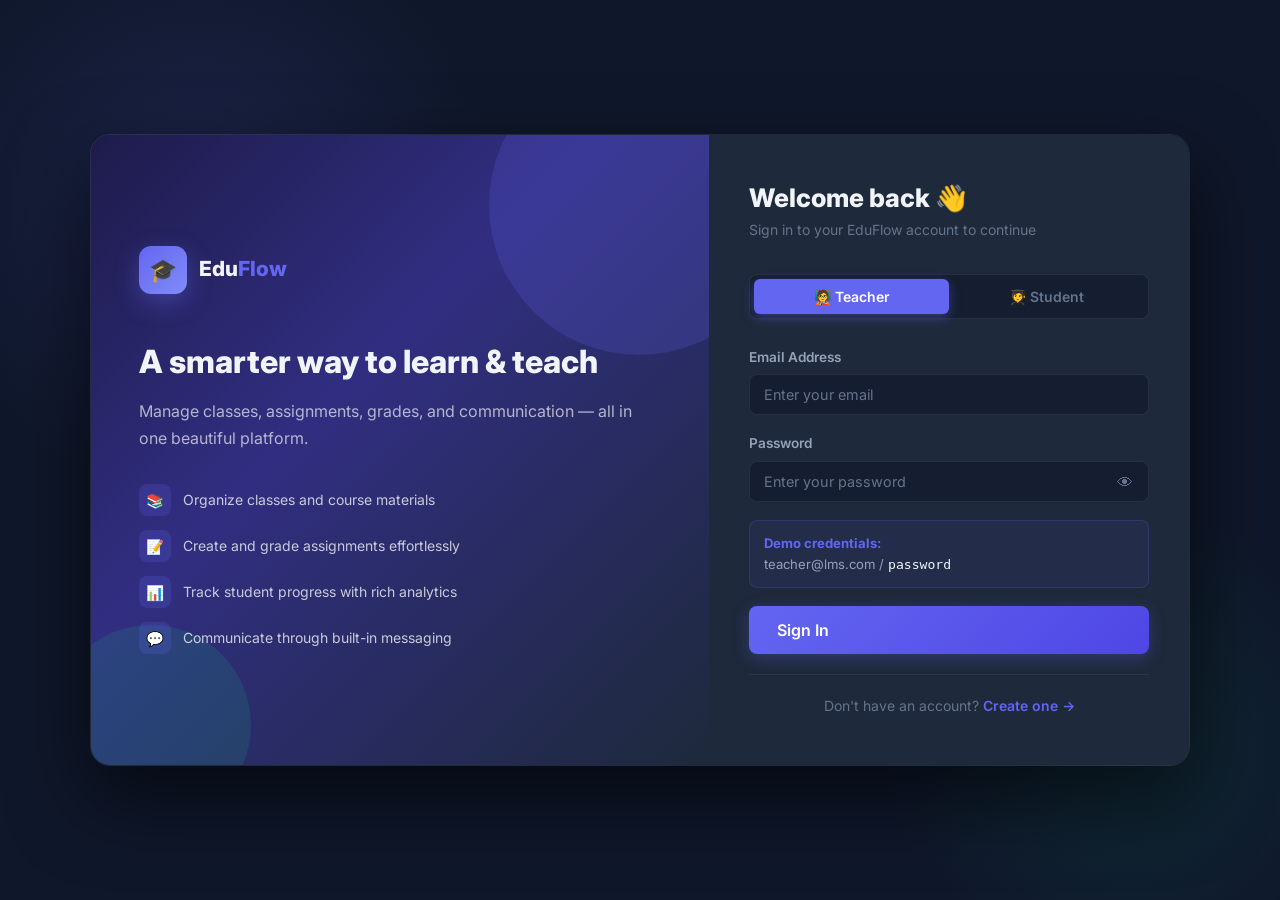
<file: teacher/assignments.html>
<!DOCTYPE html>
<html lang="en">

<head>
    <meta charset="UTF-8">
    <meta name="viewport" content="width=device-width, initial-scale=1.0">
    <title>Assignments — EduFlow</title>
    <link rel="stylesheet" href="../css/main.css">
    <link rel="stylesheet" href="../css/dashboard.css">
</head>

<body>
    <div class="dashboard-layout">
        <aside class="sidebar" id="sidebar">
            <div class="sidebar-brand">
                <div class="brand-icon">🎓</div><span>Edu<em>Flow</em></span>
            </div>
            <nav class="sidebar-nav">
                <a class="nav-item" href="dashboard.html"><span class="nav-icon">🏠</span> Dashboard</a>
                <a class="nav-item active" href="assignments.html"><span class="nav-icon">📝</span> Assignments</a>
                <a class="nav-item" href="gradebook.html"><span class="nav-icon">📊</span> Gradebook</a>
                <a class="nav-item" href="messages.html"><span class="nav-icon">💬</span> Messages</a>
            </nav>
            <div class="sidebar-section">
                <div class="sidebar-section-label">My Classes</div>
            </div>
            <div class="sidebar-classes" id="sidebarClasses"></div>
            <div class="sidebar-footer">
                <div class="user-profile" id="sidebarUser"></div>
                <button class="btn btn-ghost btn-sm w-full mt-8" id="logoutBtn" style="justify-content:center">⬅
                    Logout</button>
            </div>
        </aside>
        <div class="sidebar-overlay" id="sidebarOverlay"></div>
        <header class="navbar">
            <button class="sidebar-toggle btn btn-ghost btn-icon" id="sidebarToggle">☰</button>
            <div class="navbar-title">All Assignments</div>
            <div class="navbar-actions">
                <button class="notif-btn" id="notifBtn">🔔<span class="notif-count" id="notifCount"></span></button>
                <div class="flex items-center gap-12" id="navbarUser"></div>
            </div>
        </header>
        <main class="main-content">
            <div class="page-header">
                <div class="flex items-center justify-between">
                    <div>
                        <h1>📝 Assignment Manager</h1>
                        <p>Manage all assignments across your classes</p>
                    </div>
                    <div class="flex gap-12">
                        <select class="form-control" id="classFilter" style="width:220px"
                            onchange="renderAssignments()">
                            <option value="">All Classes</option>
                        </select>
                        <select class="form-control" id="statusFilter" style="width:160px"
                            onchange="renderAssignments()">
                            <option value="">All Status</option>
                            <option value="open">Open</option>
                            <option value="overdue">Overdue</option>
                            <option value="graded">Fully Graded</option>
                        </select>
                    </div>
                </div>
            </div>
            <div class="card">
                <div id="assignmentsTable"></div>
            </div>
        </main>
    </div>
    <script src="../js/data.js"></script>
    <script src="../js/ui.js"></script>
    <script>
        const user = LMS.Auth.requireAuth('teacher');
        if (user) {
            initNavbar(user); initSidebarUser(user); initSidebar();
            renderSidebarNotifDrawer(user.id);
            const classes = LMS.Classes.getByTeacher(user.id);
            initSidebarClasses(classes, './');
            const classFilter = document.getElementById('classFilter');
            classes.forEach(c => { const o = document.createElement('option'); o.value = c.id; o.textContent = c.name; classFilter.appendChild(o); });

            function renderAssignments() {
                const cId = classFilter.value;
                const status = document.getElementById('statusFilter').value;
                const filteredClasses = cId ? classes.filter(c => c.id === cId) : classes;
                let allAsgns = filteredClasses.flatMap(c => LMS.Assignments.getByClass(c.id).map(a => ({ ...a, cls: c })));
                if (status === 'open') allAsgns = allAsgns.filter(a => new Date(a.dueDate) > Date.now());
                if (status === 'overdue') allAsgns = allAsgns.filter(a => new Date(a.dueDate) < Date.now());
                if (status === 'graded') {
                    allAsgns = allAsgns.filter(a => { const subs = LMS.Submissions.getByAssignment(a.id); const enrolled = LMS.Classes.getStudents(a.classId).length; return subs.length >= enrolled && subs.every(s => s.grade !== null); });
                }
                const el = document.getElementById('assignmentsTable');
                if (!allAsgns.length) { el.innerHTML = '<div class="empty-state"><div class="empty-state-icon">📝</div><h3>No assignments found</h3></div>'; return; }
                el.innerHTML = `<div class="table-wrap"><table>
      <thead><tr><th>Title</th><th>Class</th><th>Due Date</th><th>Marks</th><th>Submissions</th><th>Status</th><th style="text-align:right">Actions</th></tr></thead>
      <tbody>${allAsgns.map(a => {
                    const subs = LMS.Submissions.getByAssignment(a.id);
                    const enrolled = LMS.Classes.getStudents(a.classId).length;
                    const due = LMS.Helpers.dueDateStatus(a.dueDate);
                    const pending = subs.filter(s => s.grade === null).length;
                    let statusBadge = `<span class="badge badge-success">Graded</span>`;
                    if (pending > 0) statusBadge = `<span class="badge badge-warning">${pending} pending</span>`;
                    if (new Date(a.dueDate) < Date.now() && subs.length < enrolled) statusBadge = `<span class="badge badge-danger">Overdue</span>`;
                    return `<tr>
          <td><div style="font-weight:600;font-size:0.9rem">${a.title}</div>${a.description ? `<div style="font-size:0.78rem;color:var(--text-muted);max-width:280px;overflow:hidden;text-overflow:ellipsis;white-space:nowrap">${a.description}</div>` : ''}</td>
          <td><div style="font-size:0.82rem">${a.cls.name}</div></td>
          <td><span class="due-date-badge ${due.cls}">${due.label}</span></td>
          <td style="font-weight:600">${a.totalMarks}</td>
          <td>${subs.length} / ${enrolled}</td>
          <td>${statusBadge}</td>
          <td style="text-align:right"><div class="flex gap-8" style="justify-content:flex-end">
            <a href="class.html?id=${a.classId}#tab-classwork" class="btn btn-secondary btn-sm">View</a>
            <button class="btn btn-danger btn-sm" onclick="delAsgn('${a.id}')">🗑</button>
          </div></td>
        </tr>`;
                }).join('')}</tbody>
    </table></div>`;
            }

            window.delAsgn = (id) => confirmAction('Delete this assignment?', () => { LMS.Assignments.delete(id); renderAssignments(); Toast.success('Deleted'); });
            renderAssignments();
        }
    </script>
</body>

</html>
</file>
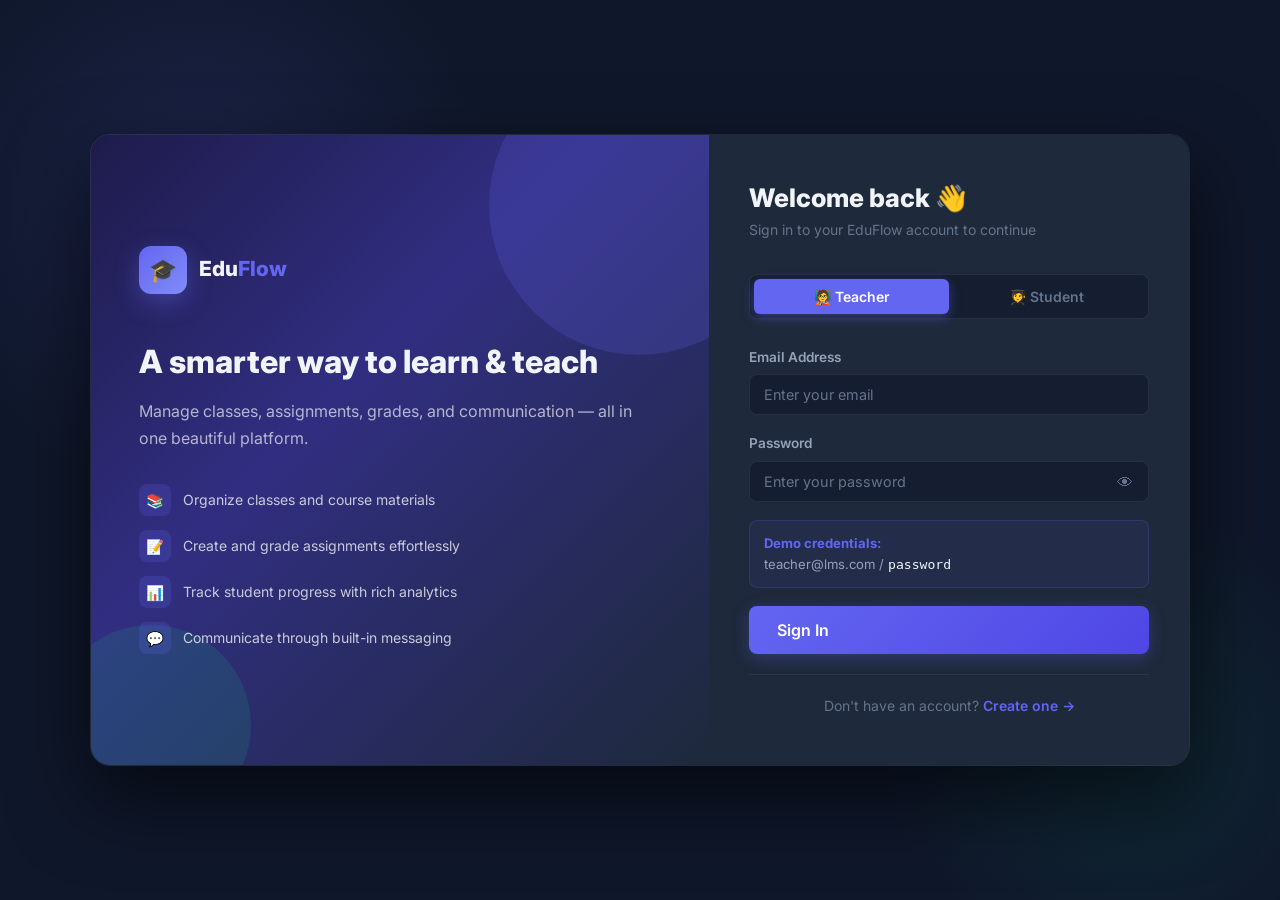
<file: teacher/class.html>
<!DOCTYPE html>
<html lang="en">

<head>
    <meta charset="UTF-8">
    <meta name="viewport" content="width=device-width, initial-scale=1.0">
    <title>Class — EduFlow</title>
    <link rel="stylesheet" href="../css/main.css">
    <link rel="stylesheet" href="../css/dashboard.css">
</head>

<body>
    <div class="dashboard-layout">
        <aside class="sidebar" id="sidebar">
            <div class="sidebar-brand">
                <div class="brand-icon">🎓</div><span>Edu<em>Flow</em></span>
            </div>
            <nav class="sidebar-nav">
                <a class="nav-item" href="dashboard.html"><span class="nav-icon">🏠</span> Dashboard</a>
                <a class="nav-item" href="assignments.html"><span class="nav-icon">📝</span> Assignments</a>
                <a class="nav-item" href="gradebook.html"><span class="nav-icon">📊</span> Gradebook</a>
                <a class="nav-item" href="messages.html"><span class="nav-icon">💬</span> Messages</a>
            </nav>
            <div class="sidebar-section">
                <div class="sidebar-section-label">My Classes</div>
            </div>
            <div class="sidebar-classes" id="sidebarClasses"></div>
            <div class="sidebar-footer">
                <div class="user-profile" id="sidebarUser"></div>
                <button class="btn btn-ghost btn-sm w-full mt-8" id="logoutBtn" style="justify-content:center">⬅
                    Logout</button>
            </div>
        </aside>
        <div class="sidebar-overlay" id="sidebarOverlay"></div>

        <header class="navbar">
            <button class="sidebar-toggle btn btn-ghost btn-icon" id="sidebarToggle">☰</button>
            <div class="navbar-title" id="navbarTitle">Class</div>
            <div class="navbar-actions">
                <button class="notif-btn" id="notifBtn">🔔<span class="notif-count" id="notifCount"></span></button>
                <div class="flex items-center gap-12 navbar-avatar" id="navbarUser"></div>
            </div>
        </header>

        <main class="main-content">
            <!-- Class Header -->
            <div id="classHeader" class="mb-24"
                style="border-radius:var(--radius);overflow:hidden;box-shadow:var(--shadow)">
                <div id="classHeroBanner"
                    style="padding:32px;background:linear-gradient(135deg,#6366f1,#4338ca);position:relative;min-height:140px">
                    <div style="position:absolute;inset:0;overflow:hidden">
                        <div
                            style="position:absolute;width:200px;height:200px;border-radius:50%;background:rgba(255,255,255,0.07);top:-60px;right:-40px">
                        </div>
                        <div
                            style="position:absolute;width:120px;height:120px;border-radius:50%;background:rgba(255,255,255,0.05);bottom:-30px;left:80px">
                        </div>
                    </div>
                    <div style="position:relative;z-index:1">
                        <h1 id="className" style="font-size:1.8rem;font-weight:800;margin-bottom:6px">Loading...</h1>
                        <div style="display:flex;align-items:center;gap:16px;flex-wrap:wrap">
                            <span id="classSubject" style="color:rgba(255,255,255,0.8);font-size:0.9rem"></span>
                            <span id="classSection" style="color:rgba(255,255,255,0.7);font-size:0.85rem"></span>
                        </div>
                        <div style="margin-top:16px;display:flex;align-items:center;gap:12px">
                            <div class="join-code" id="classJoinCode" style="font-size:0.85rem;padding:6px 14px"></div>
                            <span style="font-size:0.8rem;color:rgba(255,255,255,0.6)" id="classStudentCount"></span>
                        </div>
                    </div>
                </div>
            </div>

            <!-- Tabs -->
            <div class="tabs" id="classTabs">
                <button class="tab-btn" data-tab="tab-stream">📢 Stream</button>
                <button class="tab-btn" data-tab="tab-classwork">📝 Classwork</button>
                <button class="tab-btn" data-tab="tab-materials">📚 Materials</button>
                <button class="tab-btn" data-tab="tab-people">👥 People</button>
            </div>

            <!-- Stream Tab -->
            <div class="tab-pane" id="tab-stream">
                <div class="section-header">
                    <h2 class="section-title">Class Stream</h2>
                    <button class="btn btn-primary btn-sm" onclick="openPostAnnouncement()">＋ Post Announcement</button>
                </div>
                <div id="streamList"></div>
            </div>

            <!-- Classwork Tab -->
            <div class="tab-pane" id="tab-classwork">
                <div class="section-header">
                    <h2 class="section-title">Assignments</h2>
                    <button class="btn btn-primary btn-sm" onclick="openCreateAssignment()">＋ Create Assignment</button>
                </div>
                <div id="assignmentList"></div>
            </div>

            <!-- Materials Tab -->
            <div class="tab-pane" id="tab-materials">
                <div class="section-header">
                    <h2 class="section-title">Study Materials</h2>
                    <button class="btn btn-primary btn-sm" onclick="openAddMaterial()">＋ Add Material</button>
                </div>
                <div id="materialList"></div>
            </div>

            <!-- People Tab -->
            <div class="tab-pane" id="tab-people">
                <div class="section-header">
                    <h2 class="section-title">Students</h2>
                    <span class="badge badge-primary" id="studentCountBadge"></span>
                </div>
                <div id="studentList"></div>
            </div>
        </main>
    </div>

    <script src="../js/data.js"></script>
    <script src="../js/ui.js"></script>
    <script>
        const user = LMS.Auth.requireAuth('teacher');
        let cls = null;
        let classId = null;

        if (user) {
            classId = new URLSearchParams(window.location.search).get('id');
            cls = LMS.Classes.getById(classId);
            if (!cls || cls.teacherId !== user.id) { window.location.href = 'dashboard.html'; }

            initNavbar(user);
            initSidebarUser(user);
            initSidebar();
            renderSidebarNotifDrawer(user.id);
            const allClasses = LMS.Classes.getByTeacher(user.id);
            initSidebarClasses(allClasses, './');

            // Highlight active sidebar class
            document.querySelectorAll('.class-nav-item').forEach(el => {
                if (el.href.includes(classId)) el.classList.add('active');
            });

            document.getElementById('navbarTitle').textContent = cls.name;
            document.getElementById('className').textContent = cls.name;
            document.getElementById('classSubject').textContent = '📚 ' + cls.subject;
            document.getElementById('classSection').textContent = cls.section ? '· Section ' + cls.section : '';
            document.getElementById('classJoinCode').textContent = '🔑 ' + cls.joinCode;
            document.getElementById('classJoinCode').onclick = () => copyText(cls.joinCode);
            document.getElementById('classHeroBanner').style.background = `linear-gradient(135deg, ${cls.color}, ${cls.color}99)`;

            const students = LMS.Classes.getStudents(classId);
            document.getElementById('classStudentCount').textContent = `${students.length} students enrolled`;
            document.getElementById('studentCountBadge').textContent = students.length + ' students';

            initTabs('#classTabs');
            renderStream();
            renderClasswork();
            renderMaterials();
            renderPeople();

            function renderStream() {
                const announcements = LMS.Announcements.getByClass(classId);
                const el = document.getElementById('streamList');
                if (!announcements.length) {
                    el.innerHTML = '<div class="empty-state"><div class="empty-state-icon">📢</div><h3>No announcements yet</h3><p>Post your first announcement to the class stream</p></div>';
                    return;
                }
                el.innerHTML = announcements.map(ann => {
                    const author = LMS.Helpers.getUser(ann.authorId);
                    return `<div class="announcement-card">
        <div class="announcement-header">
          ${avatarHTML(author?.name || 'T')}
          <div class="flex-col">
            <span style="font-size:0.875rem;font-weight:600">${author?.name || 'Teacher'}</span>
            <span class="announcement-meta">${LMS.Helpers.formatDateTime(ann.timestamp)}</span>
          </div>
          <button class="btn btn-ghost btn-sm" style="margin-left:auto;color:var(--color-danger)" onclick="deleteAnn('${ann.id}')">🗑</button>
        </div>
        <p class="announcement-text">${ann.text}</p>
        ${ann.attachments?.length ? `<div class="announcement-attach">${ann.attachments.map(f => `<div class="attach-tag">📎 ${f}</div>`).join('')}</div>` : ''}
        <div class="comment-section">
          <div id="comments_${ann.id}">${(ann.comments || []).map(c => { const cu = LMS.Helpers.getUser(c.authorId); return `<div class="comment">${avatarHTML(cu?.name || '?')}<div class="comment-body"><div class="comment-author">${cu?.name || 'User'}</div><p>${c.text}</p></div></div>`; }).join('')}</div>
          <div class="comment-input-row">
            ${avatarHTML(user.name)}
            <input type="text" class="form-control" placeholder="Add a comment…" id="commentInput_${ann.id}" onkeypress="if(event.key==='Enter')addComment('${ann.id}')">
            <button class="btn btn-secondary btn-sm" onclick="addComment('${ann.id}')">Post</button>
          </div>
        </div>
      </div>`;
                }).join('');
            }

            window.deleteAnn = (id) => confirmAction('Delete this announcement?', () => { LMS.Announcements.delete(id); renderStream(); Toast.success('Deleted'); });
            window.addComment = (annId) => {
                const input = document.getElementById(`commentInput_${annId}`);
                const text = input?.value.trim();
                if (!text) return;
                LMS.Announcements.addComment(annId, { authorId: user.id, text });
                input.value = '';
                const cu = user;
                const commentEl = document.getElementById(`comments_${annId}`);
                commentEl.insertAdjacentHTML('beforeend', `<div class="comment">${avatarHTML(cu.name)}<div class="comment-body"><div class="comment-author">${cu.name}</div><p>${text}</p></div></div>`);
                Toast.success('Comment posted');
            };

            window.openPostAnnouncement = () => {
                Modal.create('Post Announcement',
                    `<div class="flex flex-col gap-16">
        <div class="form-group"><label class="form-label">Announcement *</label><textarea id="ann_text" class="form-control" rows="4" placeholder="Share an update or announcement with the class…"></textarea></div>
        <div class="form-group"><label class="form-label">Attachments (comma-separated filenames)</label><input id="ann_attach" class="form-control" placeholder="e.g., notes.pdf, slides.pptx"></div>
      </div>`,
                    `<button class="btn btn-secondary" onclick="Modal.close(this.closest('.modal-overlay').id)">Cancel</button>
       <button class="btn btn-primary" onclick="doPostAnnouncement(this.closest('.modal-overlay').id)">Post</button>`
                );
            };
            window.doPostAnnouncement = (modalId) => {
                const text = document.getElementById('ann_text').value.trim();
                if (!text) { Toast.error('Please enter a message'); return; }
                const attachRaw = document.getElementById('ann_attach').value.trim();
                const attachments = attachRaw ? attachRaw.split(',').map(s => s.trim()).filter(Boolean) : [];
                LMS.Announcements.create({ classId, authorId: user.id, text, attachments });
                Modal.close(modalId);
                Toast.success('Announcement posted!');
                renderStream();
            };

            function renderClasswork() {
                const assignments = LMS.Assignments.getByClass(classId);
                const el = document.getElementById('assignmentList');
                if (!assignments.length) {
                    el.innerHTML = '<div class="empty-state"><div class="empty-state-icon">📝</div><h3>No assignments</h3><p>Create your first assignment for this class</p></div>';
                    return;
                }
                el.innerHTML = assignments.map(a => {
                    const subs = LMS.Submissions.getByAssignment(a.id);
                    const due = LMS.Helpers.dueDateStatus(a.dueDate);
                    return `<div class="assignment-card" onclick="openAssignmentGrading('${a.id}')">
        <div class="assignment-icon">📝</div>
        <div class="assignment-info">
          <h4>${a.title}</h4>
          <div class="assignment-meta">
            <span class="due-date-badge ${due.cls}">📅 ${due.label}</span>
            <span>Max: ${a.totalMarks} marks</span>
            <span>${subs.length} submission(s)</span>
          </div>
        </div>
        <div class="flex gap-8">
          ${subs.filter(s => s.grade === null).length > 0 ? `<span class="badge badge-warning">${subs.filter(s => s.grade === null).length} pending</span>` : '<span class="badge badge-success">All graded</span>'}
          <button class="btn btn-ghost btn-sm" onclick="event.stopPropagation();deleteAssignment('${a.id}')">🗑</button>
        </div>
      </div>`;
                }).join('');
            }

            window.deleteAssignment = (id) => confirmAction('Delete this assignment?', () => { LMS.Assignments.delete(id); renderClasswork(); Toast.success('Deleted'); });

            window.openAssignmentGrading = (asgnId) => {
                const asgn = LMS.Assignments.getById(asgnId);
                const subs = LMS.Submissions.getByAssignment(asgnId);
                const enrolledStudents = LMS.Classes.getStudents(classId);
                const body = `
      <div class="mb-16">
        <h4 style="font-size:1rem;margin-bottom:6px">${asgn.title}</h4>
        <p style="font-size:0.85rem;color:var(--text-muted)">${asgn.description}</p>
        <div class="flex gap-12 mt-8">
          <span class="badge badge-info">Due: ${LMS.Helpers.formatDate(asgn.dueDate)}</span>
          <span class="badge badge-primary">Max: ${asgn.totalMarks} marks</span>
        </div>
      </div>
      <div class="divider"></div>
      <h4 style="margin-bottom:12px;font-size:0.9rem">Submissions (${subs.length}/${enrolledStudents.length})</h4>
      ${enrolledStudents.map(st => {
                    const sub = subs.find(s => s.studentId === st.id);
                    if (!sub) return `<div class="submission-item"><div class="flex items-center gap-12" style="flex:1">${avatarHTML(st.name)}<div><div style="font-size:0.875rem;font-weight:600">${st.name}</div><div style="font-size:0.78rem;color:var(--text-muted)">No submission yet</div></div></div><span class="badge badge-danger">Missing</span></div>`;
                    return `<div class="submission-item">
          <div class="flex items-center gap-12" style="flex:1">${avatarHTML(st.name)}
            <div>
              <div style="font-size:0.875rem;font-weight:600">${st.name}</div>
              <div style="font-size:0.78rem;color:var(--text-muted)">Submitted ${LMS.Helpers.timeAgo(sub.submittedAt)} · ${sub.fileUrl ? sub.fileUrl : 'Text response'}</div>
              ${sub.content ? `<div style="font-size:0.82rem;color:var(--text-secondary);margin-top:4px;max-width:280px;overflow:hidden;text-overflow:ellipsis;white-space:nowrap">"${sub.content}"</div>` : ''}
            </div>
          </div>
          <div class="flex items-center gap-8">
            ${sub.grade !== null ? `<span class="grade-cell ${LMS.Helpers.gradeClass(sub.grade, asgn.totalMarks)}">${sub.grade}/${asgn.totalMarks}</span>` : ''}
            <button class="btn btn-primary btn-sm" onclick="openGradeForm('${sub.id}','${asgn.totalMarks}','${asgn.title}')"> ${sub.grade !== null ? '✏ Edit' : '⭐ Grade'}</button>
          </div>
        </div>`;
                }).join('')}`;
                Modal.create(`📝 ${asgn.title} — Submissions`, body);
            };

            window.openGradeForm = (subId, totalMarks, title) => {
                const all = JSON.parse(localStorage.getItem('lms_submissions') || '[]');
                const sub = all.find(s => s.id === subId);
                Modal.create(`Grade: ${title}`,
                    `<div class="flex flex-col gap-16">
        <div class="form-group"><label class="form-label">Marks (out of ${totalMarks})</label><input id="grade_marks" type="number" min="0" max="${totalMarks}" class="form-control" value="${sub?.grade ?? ''}" placeholder="Enter marks"></div>
        <div class="form-group"><label class="form-label">Feedback</label><textarea id="grade_feedback" class="form-control" rows="3" placeholder="Provide constructive feedback…">${sub?.feedback || ''}</textarea></div>
      </div>`,
                    `<button class="btn btn-secondary" onclick="Modal.close(this.closest('.modal-overlay').id)">Cancel</button>
       <button class="btn btn-success" onclick="doGrade('${subId}','${totalMarks}',this.closest('.modal-overlay').id)">Save Grade</button>`
                );
            };
            window.doGrade = (subId, totalMarks, modalId) => {
                const marks = parseInt(document.getElementById('grade_marks').value);
                const feedback = document.getElementById('grade_feedback').value.trim();
                if (isNaN(marks) || marks < 0 || marks > totalMarks) { Toast.error(`Enter a valid mark between 0 and ${totalMarks}`); return; }
                LMS.Submissions.grade(subId, marks, feedback);
                Modal.close(modalId);
                Toast.success('Grade saved and student notified!');
                renderClasswork();
            };

            window.openCreateAssignment = () => {
                Modal.create('Create Assignment',
                    `<div class="flex flex-col gap-16">
        <div class="form-group"><label class="form-label">Title *</label><input id="a_title" class="form-control" placeholder="Assignment title"></div>
        <div class="form-group"><label class="form-label">Description</label><textarea id="a_desc" class="form-control" placeholder="Describe the assignment…"></textarea></div>
        <div class="flex gap-12">
          <div class="form-group" style="flex:1"><label class="form-label">Due Date *</label><input id="a_due" type="datetime-local" class="form-control"></div>
          <div class="form-group" style="flex:1"><label class="form-label">Total Marks *</label><input id="a_marks" type="number" min="1" class="form-control" placeholder="100"></div>
        </div>
        <div class="form-group"><label class="form-label">Attachments (comma-separated)</label><input id="a_attach" class="form-control" placeholder="e.g., instructions.pdf"></div>
      </div>`,
                    `<button class="btn btn-secondary" onclick="Modal.close(this.closest('.modal-overlay').id)">Cancel</button>
       <button class="btn btn-primary" onclick="doCreateAssignment(this.closest('.modal-overlay').id)">Create</button>`
                );
            };
            window.doCreateAssignment = (modalId) => {
                const title = document.getElementById('a_title').value.trim();
                const desc = document.getElementById('a_desc').value.trim();
                const due = document.getElementById('a_due').value;
                const marks = parseInt(document.getElementById('a_marks').value);
                const attachRaw = document.getElementById('a_attach').value.trim();
                if (!title || !due || isNaN(marks)) { Toast.error('Please fill in required fields'); return; }
                const attachments = attachRaw ? attachRaw.split(',').map(s => s.trim()).filter(Boolean) : [];
                LMS.Assignments.create({ classId, title, description: desc, dueDate: new Date(due).toISOString(), totalMarks: marks, attachments });
                Modal.close(modalId);
                Toast.success('Assignment created and students notified!');
                renderClasswork();
            };

            function renderMaterials() {
                const mats = LMS.Materials.getByClass(classId);
                const el = document.getElementById('materialList');
                if (!mats.length) {
                    el.innerHTML = '<div class="empty-state"><div class="empty-state-icon">📚</div><h3>No materials yet</h3><p>Add study materials for your students</p></div>';
                    return;
                }
                const icons = { pdf: '📄', video: '🎬', link: '🔗', doc: '📃' };
                el.innerHTML = mats.map(m => `<div class="material-card">
      <div class="material-icon ${m.type}">${icons[m.type] || '📁'}</div>
      <div style="flex:1;min-width:0">
        <div style="font-size:0.9rem;font-weight:600">${m.title}</div>
        <div style="font-size:0.78rem;color:var(--text-muted);margin-top:2px">${m.type.toUpperCase()} · ${LMS.Helpers.formatDate(m.uploadedAt)}</div>
      </div>
      <div class="flex gap-8">
        ${m.url && m.url !== '#' ? `<a href="${m.url}" target="_blank" class="btn btn-secondary btn-sm">Open ↗</a>` : ''}
        <button class="btn btn-ghost btn-sm" onclick="deleteMat('${m.id}')">🗑</button>
      </div>
    </div>`).join('');
            }

            window.deleteMat = (id) => confirmAction('Remove material?', () => { LMS.Materials.delete(id); renderMaterials(); Toast.success('Removed'); });

            window.openAddMaterial = () => {
                Modal.create('Add Study Material',
                    `<div class="flex flex-col gap-16">
        <div class="form-group"><label class="form-label">Title *</label><input id="m_title" class="form-control" placeholder="Material title"></div>
        <div class="flex gap-12">
          <div class="form-group" style="flex:1"><label class="form-label">Type</label>
            <select id="m_type" class="form-control"><option value="pdf">PDF</option><option value="video">Video</option><option value="link">Link</option><option value="doc">Document</option></select>
          </div>
          <div class="form-group" style="flex:1"><label class="form-label">URL / Filename</label><input id="m_url" class="form-control" placeholder="https://... or filename.pdf"></div>
        </div>
      </div>`,
                    `<button class="btn btn-secondary" onclick="Modal.close(this.closest('.modal-overlay').id)">Cancel</button>
       <button class="btn btn-primary" onclick="doAddMat(this.closest('.modal-overlay').id)">Add Material</button>`
                );
            };
            window.doAddMat = (modalId) => {
                const title = document.getElementById('m_title').value.trim();
                const type = document.getElementById('m_type').value;
                const url = document.getElementById('m_url').value.trim() || '#';
                if (!title) { Toast.error('Please enter a title'); return; }
                LMS.Materials.create({ classId, title, type, url });
                Modal.close(modalId);
                Toast.success('Material added!');
                renderMaterials();
            };

            function renderPeople() {
                const students = LMS.Classes.getStudents(classId);
                const el = document.getElementById('studentList');
                if (!students.length) {
                    el.innerHTML = '<div class="empty-state"><div class="empty-state-icon">👥</div><h3>No students yet</h3><p>Share the join code: <strong style="color:var(--color-primary)">' + cls.joinCode + '</strong></p></div>';
                    return;
                }
                el.innerHTML = `<div class="table-wrap"><table>
      <thead><tr><th>Student</th><th>Email</th><th>Joined</th><th style="text-align:right">Action</th></tr></thead>
      <tbody>${students.map(st => `<tr>
        <td><div class="flex items-center gap-12">${avatarHTML(st.name)}<span style="font-weight:600">${st.name}</span></div></td>
        <td>${st.email}</td>
        <td>${LMS.Helpers.formatDate(st.joinedAt)}</td>
        <td style="text-align:right"><button class="btn btn-danger btn-sm" onclick="removeStudent('${st.id}')">Remove</button></td>
      </tr>`).join('')}</tbody>
    </table></div>`;
            }

            window.removeStudent = (studentId) => confirmAction('Remove this student from the class?', () => {
                LMS.Classes.removeStudent(classId, studentId);
                Toast.success('Student removed');
                renderPeople();
                const s = LMS.Classes.getStudents(classId);
                document.getElementById('classStudentCount').textContent = `${s.length} students enrolled`;
                document.getElementById('studentCountBadge').textContent = s.length + ' students';
            });
        }
    </script>
</body>

</html>
</file>
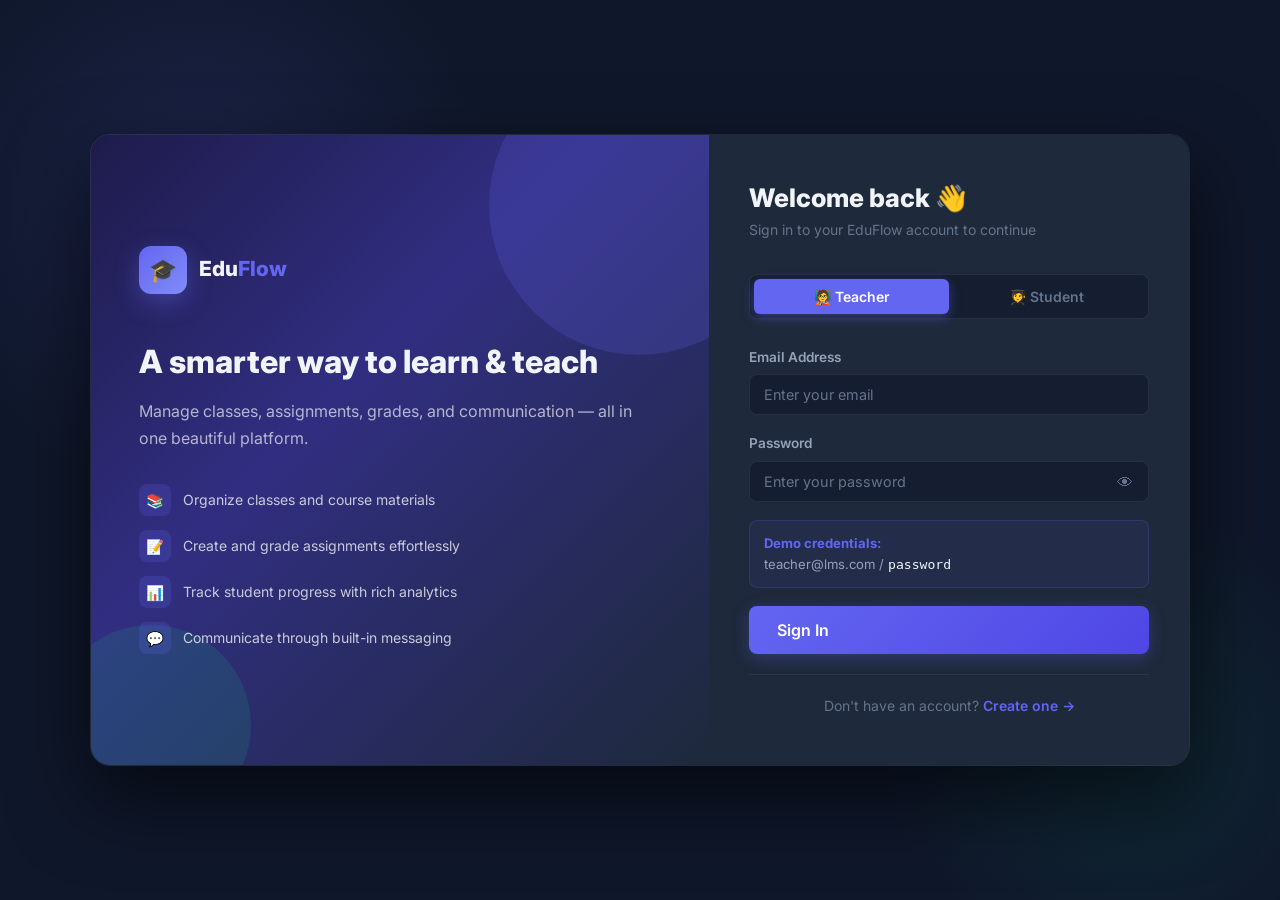
<file: teacher/messages.html>
<!DOCTYPE html>
<html lang="en">

<head>
    <meta charset="UTF-8">
    <meta name="viewport" content="width=device-width, initial-scale=1.0">
    <title>Messages — EduFlow</title>
    <link rel="stylesheet" href="../css/main.css">
    <link rel="stylesheet" href="../css/dashboard.css">
</head>

<body>
    <div class="dashboard-layout">
        <aside class="sidebar" id="sidebar">
            <div class="sidebar-brand">
                <div class="brand-icon">🎓</div><span>Edu<em>Flow</em></span>
            </div>
            <nav class="sidebar-nav">
                <a class="nav-item" href="dashboard.html"><span class="nav-icon">🏠</span> Dashboard</a>
                <a class="nav-item" href="assignments.html"><span class="nav-icon">📝</span> Assignments</a>
                <a class="nav-item" href="gradebook.html"><span class="nav-icon">📊</span> Gradebook</a>
                <a class="nav-item active" href="messages.html"><span class="nav-icon">💬</span> Messages</a>
            </nav>
            <div class="sidebar-section">
                <div class="sidebar-section-label">My Classes</div>
            </div>
            <div class="sidebar-classes" id="sidebarClasses"></div>
            <div class="sidebar-footer">
                <div class="user-profile" id="sidebarUser"></div>
                <button class="btn btn-ghost btn-sm w-full mt-8" id="logoutBtn" style="justify-content:center">⬅
                    Logout</button>
            </div>
        </aside>
        <div class="sidebar-overlay" id="sidebarOverlay"></div>
        <header class="navbar">
            <button class="sidebar-toggle btn btn-ghost btn-icon" id="sidebarToggle">☰</button>
            <div class="navbar-title">Messages</div>
            <div class="navbar-actions">
                <button class="notif-btn" id="notifBtn">🔔<span class="notif-count" id="notifCount"></span></button>
                <div class="flex items-center gap-12" id="navbarUser"></div>
            </div>
        </header>
        <main class="main-content">
            <div class="page-header">
                <h1>💬 Messages</h1>
                <p>Communicate with your students</p>
            </div>
            <div style="display:grid;grid-template-columns:300px 1fr;gap:20px;height:calc(100vh - 220px)">
                <!-- Contacts -->
                <div class="card" style="padding:0;overflow:hidden;display:flex;flex-direction:column">
                    <div style="padding:16px;border-bottom:1px solid var(--border)">
                        <div class="search-bar"><span class="search-icon">🔍</span><input type="text"
                                placeholder="Search students…" id="studentSearch" oninput="filterContacts()"></div>
                    </div>
                    <div style="flex:1;overflow-y:auto;padding:8px" id="contactList"></div>
                </div>
                <!-- Thread -->
                <div class="card" style="padding:0;overflow:hidden;display:flex;flex-direction:column" id="threadPanel">
                    <div class="empty-state"
                        style="flex:1;display:flex;flex-direction:column;align-items:center;justify-content:center">
                        <div class="empty-state-icon">💬</div>
                        <h3>Select a student</h3>
                        <p>Choose a student from the left to start a conversation</p>
                    </div>
                </div>
            </div>
        </main>
    </div>
    <script src="../js/data.js"></script>
    <script src="../js/ui.js"></script>
    <script>
        const user = LMS.Auth.requireAuth('teacher');
        let activePartnerId = null;
        if (user) {
            initNavbar(user); initSidebarUser(user); initSidebar();
            renderSidebarNotifDrawer(user.id);
            const classes = LMS.Classes.getByTeacher(user.id);
            initSidebarClasses(classes, './');

            // Gather all unique students
            const allStudentIds = [...new Set(classes.flatMap(c => LMS.Classes.getStudents(c.id).map(s => s.id)))];
            const allStudents = allStudentIds.map(id => LMS.Helpers.getUser(id)).filter(Boolean);
            let filteredStudents = allStudents;

            function renderContacts() {
                const convos = LMS.Messages.getConversations(user.id);
                const list = document.getElementById('contactList');
                if (!filteredStudents.length) { list.innerHTML = '<p class="text-xs text-muted" style="padding:12px">No students found</p>'; return; }
                list.innerHTML = filteredStudents.map(st => {
                    const conv = convos.find(c => c.partner?.id === st.id);
                    const lastMsg = conv?.lastMessage;
                    const unread = conv?.unread || 0;
                    return `<div class="nav-item ${activePartnerId === st.id ? 'active' : ''}" onclick="openThread('${st.id}')" style="padding:12px;cursor:pointer;margin-bottom:2px">
        <div class="flex items-center gap-10" style="width:100%">
          ${avatarHTML(st.name)}
          <div style="flex:1;min-width:0">
            <div style="font-size:0.85rem;font-weight:600;color:var(--text-primary)">${st.name}</div>
            <div style="font-size:0.78rem;color:var(--text-muted);white-space:nowrap;overflow:hidden;text-overflow:ellipsis">${lastMsg ? lastMsg.text : 'No messages yet'}</div>
          </div>
          ${unread > 0 ? `<span class="badge badge-primary">${unread}</span>` : ''}
        </div>
      </div>`;
                }).join('');
            }

            window.filterContacts = () => {
                const q = document.getElementById('studentSearch').value.toLowerCase();
                filteredStudents = allStudents.filter(s => s.name.toLowerCase().includes(q));
                renderContacts();
            };

            window.openThread = (partnerId) => {
                activePartnerId = partnerId;
                const partner = LMS.Helpers.getUser(partnerId);
                LMS.Messages.markRead(partnerId, user.id);
                renderContacts();
                const panel = document.getElementById('threadPanel');
                panel.innerHTML = `
      <div style="padding:16px 20px;border-bottom:1px solid var(--border);display:flex;align-items:center;gap:12px">
        ${avatarHTML(partner.name)}
        <div><div style="font-weight:700">${partner.name}</div><div style="font-size:0.78rem;color:var(--color-success)">● Student</div></div>
      </div>
      <div id="msgThread" style="flex:1;overflow-y:auto;padding:16px;display:flex;flex-direction:column;gap:10px"></div>
      <div style="padding:12px 16px;border-top:1px solid var(--border);display:flex;gap:8px">
        <input type="text" class="form-control" id="msgInput" placeholder="Type a message…" onkeypress="if(event.key==='Enter')sendMsg()">
        <button class="btn btn-primary" onclick="sendMsg()">Send</button>
      </div>`;
                renderThread(partnerId);
                panel.style.display = 'flex'; panel.style.flexDirection = 'column';
            };

            function renderThread(partnerId) {
                const thread = LMS.Messages.getThread(user.id, partnerId);
                const el = document.getElementById('msgThread');
                if (!el) return;
                el.innerHTML = thread.map(m => {
                    const isMe = m.fromId === user.id;
                    return `<div style="display:flex;flex-direction:${isMe ? 'row-reverse' : 'row'};gap:8px;align-items:flex-end">
        ${!isMe ? avatarHTML(LMS.Helpers.getUser(partnerId)?.name || '?') : ''}
        <div style="max-width:70%;background:${isMe ? 'var(--color-primary)' : 'var(--bg-secondary)'};border:${isMe ? 'none' : '1px solid var(--glass-border)'};padding:10px 14px;border-radius:${isMe ? '14px 14px 2px 14px' : '14px 14px 14px 2px'};font-size:0.875rem;color:${isMe ? '#fff' : 'var(--text-primary)'}">
          ${m.text}
          <div style="font-size:0.7rem;color:${isMe ? 'rgba(255,255,255,0.6)' : 'var(--text-muted)'};margin-top:4px;text-align:right">${LMS.Helpers.timeAgo(m.timestamp)}</div>
        </div>
      </div>`;
                }).join('');
                el.scrollTop = el.scrollHeight;
            }

            window.sendMsg = () => {
                const input = document.getElementById('msgInput');
                const text = input?.value.trim();
                if (!text || !activePartnerId) return;
                LMS.Messages.send(user.id, activePartnerId, text);
                input.value = '';
                renderThread(activePartnerId);
                renderContacts();
            };

            renderContacts();
        }
    </script>
</body>

</html>
</file>
<file: css/main.css>
@import url('https://fonts.googleapis.com/css2?family=Inter:wght@300;400;500;600;700;800&display=swap');

/* ===================== CSS VARIABLES ===================== */
:root {
  --bg-primary: #0f172a;
  --bg-secondary: #1e293b;
  --bg-card: rgba(30, 41, 59, 0.8);
  --bg-hover: rgba(99, 102, 241, 0.1);

  --color-primary: #6366f1;
  --color-primary-hover: #4f46e5;
  --color-primary-light: rgba(99, 102, 241, 0.15);
  --color-success: #10b981;
  --color-danger: #f43f5e;
  --color-warning: #f59e0b;
  --color-info: #38bdf8;

  --text-primary: #f1f5f9;
  --text-secondary: #94a3b8;
  --text-muted: #64748b;

  --border: rgba(148, 163, 184, 0.1);
  --border-hover: rgba(99, 102, 241, 0.4);
  --shadow: 0 4px 24px rgba(0,0,0,0.4);
  --shadow-card: 0 2px 16px rgba(0,0,0,0.3);
  --glass: rgba(255,255,255,0.03);
  --glass-border: rgba(255,255,255,0.08);

  --radius-sm: 8px;
  --radius: 14px;
  --radius-lg: 20px;

  --sidebar-width: 260px;
  --navbar-height: 64px;

  --transition: 0.25s cubic-bezier(0.4,0,0.2,1);
}

/* ===================== RESET ===================== */
*, *::before, *::after { box-sizing: border-box; margin: 0; padding: 0; }
html { scroll-behavior: smooth; }
body {
  font-family: 'Inter', sans-serif;
  background: var(--bg-primary);
  color: var(--text-primary);
  min-height: 100vh;
  line-height: 1.6;
  overflow-x: hidden;
}
a { color: inherit; text-decoration: none; }
img { max-width: 100%; display: block; }
button { cursor: pointer; font-family: inherit; }
input, textarea, select { font-family: inherit; }

/* ===================== SCROLLBAR ===================== */
::-webkit-scrollbar { width: 6px; height: 6px; }
::-webkit-scrollbar-track { background: var(--bg-secondary); }
::-webkit-scrollbar-thumb { background: var(--border-hover); border-radius: 4px; }
::-webkit-scrollbar-thumb:hover { background: var(--color-primary); }

/* ===================== TYPOGRAPHY ===================== */
h1, h2, h3, h4, h5, h6 { font-weight: 700; line-height: 1.2; }
h1 { font-size: 2rem; }
h2 { font-size: 1.5rem; }
h3 { font-size: 1.25rem; }
h4 { font-size: 1rem; }
p { color: var(--text-secondary); }

/* ===================== BUTTONS ===================== */
.btn {
  display: inline-flex; align-items: center; gap: 8px;
  padding: 10px 20px; border-radius: var(--radius-sm);
  font-size: 0.875rem; font-weight: 600;
  border: none; transition: all var(--transition);
  white-space: nowrap; cursor: pointer;
}
.btn-primary {
  background: linear-gradient(135deg, var(--color-primary), var(--color-primary-hover));
  color: #fff; box-shadow: 0 4px 16px rgba(99,102,241,0.3);
}
.btn-primary:hover { transform: translateY(-2px); box-shadow: 0 8px 24px rgba(99,102,241,0.4); }
.btn-secondary {
  background: var(--glass); color: var(--text-primary);
  border: 1px solid var(--glass-border);
}
.btn-secondary:hover { background: var(--bg-hover); border-color: var(--border-hover); transform: translateY(-1px); }
.btn-danger { background: linear-gradient(135deg, var(--color-danger), #e11d48); color: #fff; }
.btn-danger:hover { transform: translateY(-2px); box-shadow: 0 8px 20px rgba(244,63,94,0.3); }
.btn-success { background: linear-gradient(135deg, var(--color-success), #059669); color: #fff; }
.btn-success:hover { transform: translateY(-2px); box-shadow: 0 8px 20px rgba(16,185,129,0.3); }
.btn-ghost { background: transparent; color: var(--text-secondary); border: none; }
.btn-ghost:hover { color: var(--text-primary); background: var(--glass); }
.btn-sm { padding: 6px 14px; font-size: 0.8rem; }
.btn-lg { padding: 14px 28px; font-size: 1rem; }
.btn:disabled { opacity: 0.5; cursor: not-allowed; transform: none !important; }
.btn-icon { padding: 10px; border-radius: var(--radius-sm); }

/* ===================== CARDS ===================== */
.card {
  background: var(--bg-card);
  border: 1px solid var(--glass-border);
  border-radius: var(--radius);
  padding: 24px;
  backdrop-filter: blur(12px);
  transition: all var(--transition);
  box-shadow: var(--shadow-card);
}
.card:hover { border-color: var(--border-hover); box-shadow: var(--shadow); }
.card-header { display: flex; align-items: center; justify-content: space-between; margin-bottom: 20px; gap: 12px; }
.card-title { font-size: 1rem; font-weight: 600; color: var(--text-primary); }

/* ===================== STAT CARDS ===================== */
.stat-card {
  background: var(--bg-card);
  border: 1px solid var(--glass-border);
  border-radius: var(--radius);
  padding: 24px;
  display: flex; align-items: center; gap: 16px;
  transition: all var(--transition);
  position: relative; overflow: hidden;
}
.stat-card::before {
  content: ''; position: absolute; inset: 0;
  background: linear-gradient(135deg, var(--accent-color, var(--color-primary)), transparent);
  opacity: 0.07;
  transition: opacity var(--transition);
}
.stat-card:hover::before { opacity: 0.14; }
.stat-card:hover { transform: translateY(-3px); box-shadow: var(--shadow); border-color: var(--accent-color, var(--border-hover)); }
.stat-icon {
  width: 52px; height: 52px; border-radius: var(--radius-sm);
  display: flex; align-items: center; justify-content: center;
  font-size: 1.5rem; flex-shrink: 0;
  background: var(--accent-color, var(--color-primary));
  box-shadow: 0 4px 16px rgba(0,0,0,0.3);
}
.stat-info .stat-value { font-size: 1.75rem; font-weight: 800; color: var(--text-primary); line-height: 1; }
.stat-info .stat-label { font-size: 0.8rem; color: var(--text-muted); margin-top: 4px; }

/* ===================== BADGES ===================== */
.badge {
  display: inline-flex; align-items: center; gap: 4px;
  padding: 3px 10px; border-radius: 999px;
  font-size: 0.73rem; font-weight: 600; letter-spacing: 0.02em;
}
.badge-primary { background: var(--color-primary-light); color: var(--color-primary); }
.badge-success { background: rgba(16,185,129,0.15); color: var(--color-success); }
.badge-danger { background: rgba(244,63,94,0.15); color: var(--color-danger); }
.badge-warning { background: rgba(245,158,11,0.15); color: var(--color-warning); }
.badge-info { background: rgba(56,189,248,0.15); color: var(--color-info); }
.badge-muted { background: rgba(100,116,139,0.2); color: var(--text-muted); }

/* ===================== FORMS ===================== */
.form-group { display: flex; flex-direction: column; gap: 6px; }
.form-label { font-size: 0.85rem; font-weight: 600; color: var(--text-secondary); }
.form-control {
  width: 100%;
  background: rgba(15,23,42,0.6);
  border: 1px solid var(--glass-border);
  border-radius: var(--radius-sm);
  padding: 11px 14px;
  color: var(--text-primary);
  font-size: 0.9rem;
  transition: all var(--transition);
  outline: none;
}
.form-control:focus { border-color: var(--color-primary); box-shadow: 0 0 0 3px var(--color-primary-light); }
.form-control::placeholder { color: var(--text-muted); }
textarea.form-control { resize: vertical; min-height: 90px; }
select.form-control option { background: var(--bg-secondary); }

/* ===================== MODALS ===================== */
.modal-overlay {
  position: fixed; inset: 0; z-index: 1000;
  background: rgba(0,0,0,0.7);
  backdrop-filter: blur(6px);
  display: flex; align-items: center; justify-content: center;
  padding: 20px;
  opacity: 0; visibility: hidden;
  transition: all var(--transition);
}
.modal-overlay.active { opacity: 1; visibility: visible; }
.modal {
  background: var(--bg-secondary);
  border: 1px solid var(--glass-border);
  border-radius: var(--radius-lg);
  padding: 32px;
  width: 100%; max-width: 560px;
  max-height: 90vh; overflow-y: auto;
  transform: translateY(20px) scale(0.97);
  transition: all var(--transition);
  box-shadow: 0 24px 64px rgba(0,0,0,0.6);
}
.modal-overlay.active .modal { transform: translateY(0) scale(1); }
.modal-header { display: flex; align-items: center; justify-content: space-between; margin-bottom: 24px; }
.modal-title { font-size: 1.2rem; font-weight: 700; }
.modal-close { background: var(--glass); border: 1px solid var(--glass-border); color: var(--text-muted); border-radius: var(--radius-sm); padding: 8px 10px; font-size: 1rem; transition: all var(--transition); }
.modal-close:hover { color: var(--color-danger); border-color: var(--color-danger); }
.modal-footer { margin-top: 24px; display: flex; gap: 12px; justify-content: flex-end; }

/* ===================== TABLES ===================== */
.table-wrap { overflow-x: auto; border-radius: var(--radius); }
table { width: 100%; border-collapse: collapse; }
thead th {
  background: rgba(15,23,42,0.8);
  padding: 12px 16px; font-size: 0.78rem; font-weight: 600;
  text-transform: uppercase; letter-spacing: 0.08em;
  color: var(--text-muted); text-align: left;
  border-bottom: 1px solid var(--border);
  white-space: nowrap;
}
tbody td {
  padding: 12px 16px; font-size: 0.875rem;
  border-bottom: 1px solid var(--border);
  color: var(--text-secondary);
  vertical-align: middle;
}
tbody tr:hover { background: var(--bg-hover); }
tbody tr:last-child td { border-bottom: none; }

/* ===================== TOASTS ===================== */
.toast-container { position: fixed; bottom: 24px; right: 24px; z-index: 2000; display: flex; flex-direction: column; gap: 10px; }
.toast {
  display: flex; align-items: center; gap: 12px;
  background: var(--bg-secondary);
  border: 1px solid var(--glass-border);
  border-left: 4px solid var(--color-primary);
  border-radius: var(--radius-sm);
  padding: 14px 18px;
  min-width: 280px; max-width: 380px;
  box-shadow: var(--shadow);
  animation: toastIn 0.35s cubic-bezier(0.4,0,0.2,1) forwards;
  color: var(--text-primary); font-size: 0.875rem;
}
.toast.success { border-left-color: var(--color-success); }
.toast.error { border-left-color: var(--color-danger); }
.toast.warning { border-left-color: var(--color-warning); }
.toast.hiding { animation: toastOut 0.3s forwards; }
@keyframes toastIn { from { transform: translateX(120%); opacity: 0; } to { transform: translateX(0); opacity: 1; } }
@keyframes toastOut { from { transform: translateX(0); opacity: 1; } to { transform: translateX(120%); opacity: 0; } }

/* ===================== TABS ===================== */
.tabs { display: flex; gap: 4px; border-bottom: 1px solid var(--border); margin-bottom: 24px; overflow-x: auto; }
.tab-btn {
  padding: 10px 20px; font-size: 0.875rem; font-weight: 600;
  background: none; border: none; color: var(--text-muted);
  border-bottom: 2px solid transparent; margin-bottom: -1px;
  transition: all var(--transition); white-space: nowrap;
}
.tab-btn:hover { color: var(--text-primary); }
.tab-btn.active { color: var(--color-primary); border-bottom-color: var(--color-primary); }
.tab-pane { display: none; animation: fadeIn 0.3s ease; }
.tab-pane.active { display: block; }

/* ===================== GRID ===================== */
.grid { display: grid; gap: 20px; }
.grid-2 { grid-template-columns: repeat(2, 1fr); }
.grid-3 { grid-template-columns: repeat(3, 1fr); }
.grid-4 { grid-template-columns: repeat(4, 1fr); }

/* ===================== UTILITIES ===================== */
.flex { display: flex; }
.flex-col { display: flex; flex-direction: column; }
.items-center { align-items: center; }
.justify-between { justify-content: space-between; }
.justify-center { justify-content: center; }
.gap-4 { gap: 4px; }
.gap-8 { gap: 8px; }
.gap-12 { gap: 12px; }
.gap-16 { gap: 16px; }
.gap-20 { gap: 20px; }
.gap-24 { gap: 24px; }
.mt-4 { margin-top: 4px; }
.mt-8 { margin-top: 8px; }
.mt-12 { margin-top: 12px; }
.mt-16 { margin-top: 16px; }
.mt-20 { margin-top: 20px; }
.mt-24 { margin-top: 24px; }
.mb-16 { margin-bottom: 16px; }
.mb-20 { margin-bottom: 20px; }
.mb-24 { margin-bottom: 24px; }
.text-center { text-align: center; }
.text-muted { color: var(--text-muted) !important; }
.text-secondary { color: var(--text-secondary) !important; }
.text-primary-color { color: var(--color-primary) !important; }
.text-success { color: var(--color-success) !important; }
.text-danger { color: var(--color-danger) !important; }
.text-warning { color: var(--color-warning) !important; }
.font-bold { font-weight: 700; }
.font-semibold { font-weight: 600; }
.text-sm { font-size: 0.875rem; }
.text-xs { font-size: 0.78rem; }
.hidden { display: none !important; }
.w-full { width: 100%; }

/* ===================== SECTION HEADER ===================== */
.section-header { display: flex; align-items: center; justify-content: space-between; margin-bottom: 20px; gap: 12px; }
.section-title { font-size: 1.1rem; font-weight: 700; }

/* ===================== EMPTY STATE ===================== */
.empty-state { text-align: center; padding: 60px 24px; }
.empty-state-icon { font-size: 3rem; margin-bottom: 16px; opacity: 0.5; }
.empty-state h3 { margin-bottom: 8px; color: var(--text-secondary); }
.empty-state p { color: var(--text-muted); font-size: 0.9rem; }

/* ===================== AVATAR ===================== */
.avatar {
  width: 36px; height: 36px; border-radius: 50%;
  display: flex; align-items: center; justify-content: center;
  font-size: 0.875rem; font-weight: 700;
  background: linear-gradient(135deg, var(--color-primary), var(--color-primary-hover));
  color: #fff; flex-shrink: 0; text-transform: uppercase;
}
.avatar-lg { width: 48px; height: 48px; font-size: 1.1rem; }
.avatar-xl { width: 64px; height: 64px; font-size: 1.4rem; }

/* ===================== SEARCH BAR ===================== */
.search-bar {
  position: relative; display: flex; align-items: center;
}
.search-bar input {
  width: 100%; padding: 10px 14px 10px 40px;
  background: var(--glass);
  border: 1px solid var(--glass-border);
  border-radius: var(--radius-sm);
  color: var(--text-primary); font-size: 0.875rem;
  outline: none; transition: all var(--transition);
}
.search-bar input:focus { border-color: var(--color-primary); box-shadow: 0 0 0 3px var(--color-primary-light); }
.search-bar .search-icon { position: absolute; left: 12px; color: var(--text-muted); font-size: 1rem; pointer-events: none; }

/* ===================== PROGRESS BAR ===================== */
.progress-bar { height: 6px; background: var(--border); border-radius: 999px; overflow: hidden; }
.progress-bar-fill { height: 100%; border-radius: 999px; background: linear-gradient(90deg, var(--color-primary), #818cf8); transition: width 0.6s ease; }

/* ===================== ANIMATIONS ===================== */
@keyframes fadeIn { from { opacity: 0; transform: translateY(8px); } to { opacity: 1; transform: translateY(0); } }
@keyframes slideIn { from { opacity: 0; transform: translateX(-20px); } to { opacity: 1; transform: translateX(0); } }
@keyframes pulse { 0%, 100% { opacity: 1; } 50% { opacity: 0.5; } }
@keyframes spin { to { transform: rotate(360deg); } }

.animate-fade-in { animation: fadeIn 0.4s ease forwards; }
.animate-slide-in { animation: slideIn 0.4s ease forwards; }

/* ===================== DIVIDER ===================== */
.divider { height: 1px; background: var(--border); margin: 20px 0; }

/* ===================== NOTIFICATION DRAWER ===================== */
.notif-drawer {
  position: fixed; top: var(--navbar-height); right: 0;
  width: 360px; height: calc(100vh - var(--navbar-height));
  background: var(--bg-secondary);
  border-left: 1px solid var(--glass-border);
  z-index: 900;
  transform: translateX(100%);
  transition: transform var(--transition);
  display: flex; flex-direction: column;
  box-shadow: -8px 0 32px rgba(0,0,0,0.4);
}
.notif-drawer.open { transform: translateX(0); }
.notif-drawer-header { padding: 20px 24px; border-bottom: 1px solid var(--border); display: flex; align-items: center; justify-content: space-between; }
.notif-drawer-body { flex: 1; overflow-y: auto; padding: 12px; }
.notif-item { display: flex; gap: 12px; padding: 12px; border-radius: var(--radius-sm); margin-bottom: 4px; transition: background var(--transition); cursor: pointer; border-left: 3px solid transparent; }
.notif-item:hover { background: var(--bg-hover); }
.notif-item.unread { background: var(--color-primary-light); border-left-color: var(--color-primary); }
.notif-item .notif-icon { width: 36px; height: 36px; border-radius: 50%; background: var(--color-primary-light); display: flex; align-items: center; justify-content: center; flex-shrink: 0; }
.notif-item .notif-text { font-size: 0.85rem; color: var(--text-secondary); }
.notif-item .notif-time { font-size: 0.75rem; color: var(--text-muted); margin-top: 2px; }

/* ===================== LOADING ===================== */
.skeleton {
  background: linear-gradient(90deg, var(--bg-secondary) 25%, var(--bg-hover) 50%, var(--bg-secondary) 75%);
  background-size: 200% 100%;
  animation: shimmer 1.5s infinite;
  border-radius: var(--radius-sm);
}
@keyframes shimmer { from { background-position: 200% 0; } to { background-position: -200% 0; } }

/* ===================== RESPONSIVE ===================== */
@media (max-width: 1024px) {
  .grid-4 { grid-template-columns: repeat(2, 1fr); }
  .grid-3 { grid-template-columns: repeat(2, 1fr); }
}
@media (max-width: 768px) {
  .grid-4, .grid-3, .grid-2 { grid-template-columns: 1fr; }
  .stat-card { padding: 16px; }
  .card { padding: 16px; }
}
</file>
<file: css/auth.css>
/* ===================== AUTH PAGE ===================== */
.auth-page {
    min-height: 100vh;
    display: flex;
    align-items: center;
    justify-content: center;
    background: var(--bg-primary);
    position: relative;
    overflow: hidden;
    padding: 24px;
}

/* Animated background orbs */
.auth-page::before {
    content: '';
    position: absolute;
    width: 600px;
    height: 600px;
    background: radial-gradient(circle, rgba(99, 102, 241, 0.15) 0%, transparent 70%);
    top: -100px;
    left: -100px;
    pointer-events: none;
    animation: float1 8s ease-in-out infinite;
}

.auth-page::after {
    content: '';
    position: absolute;
    width: 500px;
    height: 500px;
    background: radial-gradient(circle, rgba(16, 185, 129, 0.1) 0%, transparent 70%);
    bottom: -100px;
    right: -100px;
    pointer-events: none;
    animation: float2 10s ease-in-out infinite;
}

@keyframes float1 {

    0%,
    100% {
        transform: translate(0, 0) scale(1);
    }

    50% {
        transform: translate(40px, 30px) scale(1.05);
    }
}

@keyframes float2 {

    0%,
    100% {
        transform: translate(0, 0) scale(1);
    }

    50% {
        transform: translate(-30px, -40px) scale(1.08);
    }
}

.auth-split {
    display: flex;
    width: 100%;
    max-width: 1100px;
    min-height: 600px;
    border-radius: var(--radius-lg);
    overflow: hidden;
    box-shadow: 0 32px 80px rgba(0, 0, 0, 0.6);
    border: 1px solid var(--glass-border);
    position: relative;
    z-index: 1;
}

/* Left hero panel */
.auth-hero {
    flex: 1;
    background: linear-gradient(135deg, #1e1b4b 0%, #312e81 40%, #1e293b 100%);
    padding: 60px 48px;
    display: flex;
    flex-direction: column;
    justify-content: center;
    position: relative;
    overflow: hidden;
}

.auth-hero::before {
    content: '';
    position: absolute;
    width: 300px;
    height: 300px;
    border-radius: 50%;
    background: rgba(99, 102, 241, 0.2);
    top: -80px;
    right: -80px;
}

.auth-hero::after {
    content: '';
    position: absolute;
    width: 200px;
    height: 200px;
    border-radius: 50%;
    background: rgba(16, 185, 129, 0.15);
    bottom: -60px;
    left: -40px;
}

.auth-hero-logo {
    display: flex;
    align-items: center;
    gap: 12px;
    margin-bottom: 48px;
    position: relative;
    z-index: 1;
}

.auth-hero-logo .logo-icon {
    width: 48px;
    height: 48px;
    background: linear-gradient(135deg, var(--color-primary), #818cf8);
    border-radius: 12px;
    display: flex;
    align-items: center;
    justify-content: center;
    font-size: 1.4rem;
    box-shadow: 0 8px 24px rgba(99, 102, 241, 0.4);
}

.auth-hero-logo h1 {
    font-size: 1.3rem;
    font-weight: 800;
}

.auth-hero-logo span {
    color: var(--color-primary);
}

.auth-hero-content {
    position: relative;
    z-index: 1;
}

.auth-hero-content h2 {
    font-size: 2rem;
    font-weight: 800;
    margin-bottom: 16px;
    line-height: 1.25;
}

.auth-hero-content p {
    color: rgba(255, 255, 255, 0.65);
    line-height: 1.7;
    margin-bottom: 32px;
}

.auth-feature-list {
    display: flex;
    flex-direction: column;
    gap: 14px;
}

.auth-feature {
    display: flex;
    align-items: center;
    gap: 12px;
}

.auth-feature-icon {
    width: 32px;
    height: 32px;
    border-radius: 8px;
    background: rgba(99, 102, 241, 0.2);
    display: flex;
    align-items: center;
    justify-content: center;
    font-size: 0.9rem;
    flex-shrink: 0;
}

.auth-feature span {
    font-size: 0.875rem;
    color: rgba(255, 255, 255, 0.75);
}

/* Right form panel */
.auth-form-panel {
    flex: 0 0 480px;
    background: var(--bg-secondary);
    padding: 48px 40px;
    display: flex;
    flex-direction: column;
    justify-content: center;
    overflow-y: auto;
}

.auth-form-header {
    margin-bottom: 32px;
}

.auth-form-header h2 {
    font-size: 1.6rem;
    font-weight: 800;
    margin-bottom: 6px;
}

.auth-form-header p {
    font-size: 0.875rem;
    color: var(--text-muted);
}

/* Role toggle */
.role-toggle {
    display: flex;
    background: rgba(15, 23, 42, 0.6);
    border-radius: var(--radius-sm);
    padding: 4px;
    margin-bottom: 28px;
    border: 1px solid var(--glass-border);
}

.role-btn {
    flex: 1;
    padding: 9px;
    border: none;
    border-radius: 6px;
    font-size: 0.875rem;
    font-weight: 600;
    background: transparent;
    color: var(--text-muted);
    transition: all var(--transition);
    cursor: pointer;
    display: flex;
    align-items: center;
    justify-content: center;
    gap: 6px;
}

.role-btn.active {
    background: var(--color-primary);
    color: #fff;
    box-shadow: 0 4px 12px rgba(99, 102, 241, 0.4);
}

.role-btn:not(.active):hover {
    color: var(--text-primary);
}

.auth-form {
    display: flex;
    flex-direction: column;
    gap: 18px;
}

.auth-form .form-row {
    display: flex;
    gap: 14px;
}

.auth-form .form-row .form-group {
    flex: 1;
}

.auth-divider {
    display: flex;
    align-items: center;
    gap: 12px;
    margin: 4px 0;
}

.auth-divider::before,
.auth-divider::after {
    content: '';
    flex: 1;
    height: 1px;
    background: var(--border);
}

.auth-divider span {
    font-size: 0.78rem;
    color: var(--text-muted);
}

.auth-link {
    font-size: 0.875rem;
    text-align: center;
    color: var(--text-muted);
}

.auth-link a {
    color: var(--color-primary);
    font-weight: 600;
}

.auth-link a:hover {
    text-decoration: underline;
}

.password-field {
    position: relative;
}

.password-field .form-control {
    padding-right: 44px;
}

.password-toggle {
    position: absolute;
    right: 12px;
    top: 50%;
    transform: translateY(-50%);
    background: none;
    border: none;
    color: var(--text-muted);
    cursor: pointer;
    font-size: 1rem;
    padding: 4px;
    transition: color var(--transition);
}

.password-toggle:hover {
    color: var(--text-primary);
}

/* Responsive */
@media (max-width: 900px) {
    .auth-split {
        flex-direction: column;
    }

    .auth-hero {
        display: none;
    }

    .auth-form-panel {
        flex: none;
        width: 100%;
        max-width: 480px;
        padding: 40px 28px;
    }

    .auth-split {
        max-width: 480px;
    }
}
</file>
<file: css/dashboard.css>
/* ===================== DASHBOARD LAYOUT ===================== */
.dashboard-layout {
    display: flex;
    min-height: 100vh;
}

/* ===== SIDEBAR ===== */
.sidebar {
    width: var(--sidebar-width);
    background: var(--bg-secondary);
    border-right: 1px solid var(--glass-border);
    position: fixed;
    top: 0;
    left: 0;
    height: 100vh;
    display: flex;
    flex-direction: column;
    z-index: 500;
    transition: transform var(--transition);
    overflow: hidden;
}

.sidebar-brand {
    padding: 0 20px;
    height: var(--navbar-height);
    display: flex;
    align-items: center;
    gap: 12px;
    border-bottom: 1px solid var(--glass-border);
    flex-shrink: 0;
}

.sidebar-brand .brand-icon {
    width: 36px;
    height: 36px;
    background: linear-gradient(135deg, var(--color-primary), #818cf8);
    border-radius: 10px;
    display: flex;
    align-items: center;
    justify-content: center;
    font-size: 1.1rem;
    flex-shrink: 0;
    box-shadow: 0 4px 12px rgba(99, 102, 241, 0.4);
}

.sidebar-brand span {
    font-size: 1rem;
    font-weight: 800;
    white-space: nowrap;
}

.sidebar-brand span em {
    color: var(--color-primary);
    font-style: normal;
}

.sidebar-section {
    padding: 16px 12px 8px;
}

.sidebar-section-label {
    font-size: 0.68rem;
    font-weight: 700;
    letter-spacing: 0.1em;
    text-transform: uppercase;
    color: var(--text-muted);
    padding: 0 8px;
    margin-bottom: 4px;
}

.sidebar-nav {
    flex: 1;
    overflow-y: auto;
    padding: 8px 12px;
}

.nav-item {
    display: flex;
    align-items: center;
    gap: 10px;
    padding: 10px 12px;
    border-radius: var(--radius-sm);
    color: var(--text-muted);
    font-size: 0.875rem;
    font-weight: 500;
    transition: all var(--transition);
    margin-bottom: 2px;
    cursor: pointer;
    position: relative;
    text-decoration: none;
}

.nav-item:hover {
    color: var(--text-primary);
    background: var(--glass);
}

.nav-item.active {
    color: var(--color-primary);
    background: var(--color-primary-light);
    font-weight: 600;
}

.nav-item.active::before {
    content: '';
    position: absolute;
    left: 0;
    top: 0;
    bottom: 0;
    width: 3px;
    background: var(--color-primary);
    border-radius: 0 3px 3px 0;
}

.nav-item .nav-icon {
    font-size: 1rem;
    flex-shrink: 0;
    width: 20px;
    text-align: center;
}

.nav-item .nav-badge {
    margin-left: auto;
    background: var(--color-danger);
    color: #fff;
    font-size: 0.68rem;
    font-weight: 700;
    padding: 2px 6px;
    border-radius: 999px;
    min-width: 18px;
    text-align: center;
}

.sidebar-classes {
    padding: 0 12px 8px;
}

.class-nav-item {
    display: flex;
    align-items: center;
    gap: 10px;
    padding: 8px 12px;
    border-radius: var(--radius-sm);
    font-size: 0.85rem;
    color: var(--text-muted);
    cursor: pointer;
    transition: all var(--transition);
    margin-bottom: 2px;
    text-decoration: none;
}

.class-nav-item:hover {
    color: var(--text-primary);
    background: var(--glass);
}

.class-nav-item.active {
    color: var(--color-primary);
    background: var(--color-primary-light);
}

.class-dot {
    width: 8px;
    height: 8px;
    border-radius: 50%;
    flex-shrink: 0;
    background: var(--color-primary);
}

.sidebar-footer {
    padding: 12px;
    border-top: 1px solid var(--glass-border);
    flex-shrink: 0;
}

.user-profile {
    display: flex;
    align-items: center;
    gap: 10px;
    padding: 10px 12px;
    border-radius: var(--radius-sm);
    transition: background var(--transition);
    cursor: pointer;
}

.user-profile:hover {
    background: var(--glass);
}

.user-profile .user-info {
    flex: 1;
    min-width: 0;
}

.user-profile .user-name {
    font-size: 0.85rem;
    font-weight: 600;
    color: var(--text-primary);
    white-space: nowrap;
    overflow: hidden;
    text-overflow: ellipsis;
}

.user-profile .user-role {
    font-size: 0.73rem;
    color: var(--text-muted);
    text-transform: capitalize;
}

/* ===== NAVBAR ===== */
.navbar {
    position: fixed;
    top: 0;
    left: var(--sidebar-width);
    right: 0;
    height: var(--navbar-height);
    background: rgba(15, 23, 42, 0.9);
    backdrop-filter: blur(12px);
    border-bottom: 1px solid var(--glass-border);
    display: flex;
    align-items: center;
    padding: 0 24px;
    z-index: 400;
    gap: 16px;
}

.navbar-title {
    font-size: 1rem;
    font-weight: 700;
    flex: 1;
    white-space: nowrap;
    overflow: hidden;
    text-overflow: ellipsis;
}

.navbar-actions {
    display: flex;
    align-items: center;
    gap: 8px;
    margin-left: auto;
}

.notif-btn {
    position: relative;
    width: 40px;
    height: 40px;
    border-radius: var(--radius-sm);
    background: var(--glass);
    border: 1px solid var(--glass-border);
    color: var(--text-secondary);
    display: flex;
    align-items: center;
    justify-content: center;
    font-size: 1.1rem;
    font-weight: 300;
    transition: all var(--transition);
    cursor: pointer;
}

.notif-btn:hover {
    color: var(--text-primary);
    border-color: var(--border-hover);
    background: var(--bg-hover);
}

.notif-count {
    position: absolute;
    top: -4px;
    right: -4px;
    background: var(--color-danger);
    color: #fff;
    font-size: 0.65rem;
    font-weight: 700;
    min-width: 16px;
    height: 16px;
    border-radius: 999px;
    display: flex;
    align-items: center;
    justify-content: center;
    border: 2px solid var(--bg-primary);
}

.notif-count:empty {
    display: none;
}

.navbar-avatar {
    cursor: pointer;
}

/* ===== MAIN CONTENT ===== */
.main-content {
    margin-left: var(--sidebar-width);
    margin-top: var(--navbar-height);
    padding: 32px;
    flex: 1;
    min-height: calc(100vh - var(--navbar-height));
}

.page-header {
    margin-bottom: 28px;
}

.page-header h1 {
    font-size: 1.6rem;
    font-weight: 800;
    margin-bottom: 4px;
}

.page-header p {
    color: var(--text-muted);
    font-size: 0.875rem;
}

/* ===== CLASS CARDS ===== */
.class-card {
    background: var(--bg-card);
    border: 1px solid var(--glass-border);
    border-radius: var(--radius);
    overflow: hidden;
    cursor: pointer;
    transition: all var(--transition);
    box-shadow: var(--shadow-card);
    position: relative;
}

.class-card:hover {
    transform: translateY(-4px);
    box-shadow: var(--shadow);
    border-color: var(--border-hover);
}

.class-card-header {
    padding: 20px;
    background: linear-gradient(135deg, var(--class-color, #6366f1), rgba(99, 102, 241, 0.3));
    position: relative;
    overflow: hidden;
    min-height: 100px;
}

.class-card-header::before {
    content: '';
    position: absolute;
    width: 120px;
    height: 120px;
    border-radius: 50%;
    background: rgba(255, 255, 255, 0.08);
    top: -40px;
    right: -30px;
}

.class-card-header::after {
    content: '';
    position: absolute;
    width: 80px;
    height: 80px;
    border-radius: 50%;
    background: rgba(255, 255, 255, 0.05);
    bottom: -30px;
    left: 20px;
}

.class-card-header h3 {
    font-size: 1.1rem;
    font-weight: 700;
    position: relative;
    z-index: 1;
}

.class-card-header .class-subject {
    font-size: 0.8rem;
    color: rgba(255, 255, 255, 0.75);
    position: relative;
    z-index: 1;
    margin-top: 4px;
}

.class-card-body {
    padding: 16px 20px;
}

.class-card-meta {
    display: flex;
    align-items: center;
    justify-content: space-between;
}

.class-card-meta span {
    font-size: 0.8rem;
    color: var(--text-muted);
}

.join-code {
    display: inline-flex;
    align-items: center;
    gap: 6px;
    background: var(--color-primary-light);
    color: var(--color-primary);
    padding: 4px 10px;
    border-radius: 6px;
    font-size: 0.78rem;
    font-weight: 700;
    letter-spacing: 0.05em;
    cursor: pointer;
    transition: all var(--transition);
}

.join-code:hover {
    background: var(--color-primary);
    color: #fff;
}

/* ===== ANNOUNCEMENTS / STREAM ===== */
.announcement-card {
    background: var(--bg-card);
    border: 1px solid var(--glass-border);
    border-radius: var(--radius);
    padding: 20px;
    margin-bottom: 16px;
    transition: border-color var(--transition);
}

.announcement-card:hover {
    border-color: var(--border-hover);
}

.announcement-header {
    display: flex;
    align-items: center;
    gap: 12px;
    margin-bottom: 14px;
}

.announcement-meta {
    font-size: 0.8rem;
    color: var(--text-muted);
}

.announcement-text {
    color: var(--text-secondary);
    font-size: 0.9rem;
    line-height: 1.6;
}

.announcement-attach {
    display: flex;
    flex-wrap: wrap;
    gap: 8px;
    margin-top: 14px;
}

.attach-tag {
    display: inline-flex;
    align-items: center;
    gap: 6px;
    background: var(--glass);
    border: 1px solid var(--glass-border);
    padding: 5px 12px;
    border-radius: 6px;
    font-size: 0.8rem;
    color: var(--text-secondary);
    cursor: pointer;
    transition: all var(--transition);
}

.attach-tag:hover {
    border-color: var(--color-primary);
    color: var(--color-primary);
}

.comment-section {
    margin-top: 16px;
    border-top: 1px solid var(--border);
    padding-top: 14px;
}

.comment {
    display: flex;
    gap: 10px;
    padding: 8px 0;
}

.comment-body {
    flex: 1;
}

.comment-body .comment-author {
    font-size: 0.82rem;
    font-weight: 600;
    margin-bottom: 2px;
}

.comment-body p {
    font-size: 0.85rem;
    color: var(--text-secondary);
}

.comment-input-row {
    display: flex;
    gap: 10px;
    margin-top: 12px;
    align-items: flex-end;
}

.comment-input-row input {
    flex: 1;
}

/* ===== ASSIGNMENTS ===== */
.assignment-card {
    background: var(--bg-card);
    border: 1px solid var(--glass-border);
    border-radius: var(--radius);
    padding: 18px 20px;
    display: flex;
    align-items: center;
    gap: 16px;
    margin-bottom: 12px;
    cursor: pointer;
    transition: all var(--transition);
}

.assignment-card:hover {
    border-color: var(--border-hover);
    transform: translateX(4px);
}

.assignment-icon {
    width: 44px;
    height: 44px;
    border-radius: var(--radius-sm);
    background: linear-gradient(135deg, var(--color-warning), #d97706);
    display: flex;
    align-items: center;
    justify-content: center;
    font-size: 1.2rem;
    flex-shrink: 0;
}

.assignment-info {
    flex: 1;
    min-width: 0;
}

.assignment-info h4 {
    font-size: 0.95rem;
    font-weight: 700;
    white-space: nowrap;
    overflow: hidden;
    text-overflow: ellipsis;
}

.assignment-info .assignment-meta {
    font-size: 0.78rem;
    color: var(--text-muted);
    margin-top: 3px;
    display: flex;
    gap: 12px;
    flex-wrap: wrap;
}

.due-date-badge {
    display: inline-flex;
    align-items: center;
    gap: 4px;
    font-size: 0.78rem;
}

.due-date-badge.overdue {
    color: var(--color-danger);
}

.due-date-badge.soon {
    color: var(--color-warning);
}

.due-date-badge.ok {
    color: var(--color-success);
}

/* ===== MATERIAL CARDS ===== */
.material-card {
    background: var(--bg-card);
    border: 1px solid var(--glass-border);
    border-radius: var(--radius);
    padding: 16px 18px;
    display: flex;
    align-items: center;
    gap: 14px;
    margin-bottom: 10px;
    transition: all var(--transition);
}

.material-card:hover {
    border-color: var(--border-hover);
    transform: translateX(4px);
}

.material-icon {
    width: 40px;
    height: 40px;
    border-radius: var(--radius-sm);
    display: flex;
    align-items: center;
    justify-content: center;
    font-size: 1.1rem;
    flex-shrink: 0;
}

.material-icon.pdf {
    background: rgba(244, 63, 94, 0.15);
    color: var(--color-danger);
}

.material-icon.video {
    background: rgba(56, 189, 248, 0.15);
    color: var(--color-info);
}

.material-icon.link {
    background: rgba(99, 102, 241, 0.15);
    color: var(--color-primary);
}

.material-icon.doc {
    background: rgba(16, 185, 129, 0.15);
    color: var(--color-success);
}

/* ===== GRADEBOOK ===== */
.grade-cell {
    display: inline-flex;
    align-items: center;
    justify-content: center;
    min-width: 60px;
    border-radius: 6px;
    padding: 4px 8px;
    font-size: 0.78rem;
    font-weight: 700;
    white-space: nowrap;
}

.grade-cell.high {
    background: rgba(16, 185, 129, 0.15);
    color: var(--color-success);
}

.grade-cell.medium {
    background: rgba(245, 158, 11, 0.15);
    color: var(--color-warning);
}

.grade-cell.low {
    background: rgba(244, 63, 94, 0.15);
    color: var(--color-danger);
}

.grade-cell.pending {
    background: rgba(100, 116, 139, 0.15);
    color: var(--text-muted);
}

/* ===== SUBMISSION VIEW ===== */
.submission-item {
    display: flex;
    align-items: center;
    gap: 14px;
    padding: 14px 18px;
    background: var(--bg-card);
    border: 1px solid var(--glass-border);
    border-radius: var(--radius-sm);
    margin-bottom: 8px;
    transition: all var(--transition);
}

.submission-item:hover {
    border-color: var(--border-hover);
}

/* ===== SIDEBAR TOGGLE ===== */
.sidebar-toggle {
    display: none;
    width: 40px;
    height: 40px;
    background: var(--glass);
    border: 1px solid var(--glass-border);
    border-radius: var(--radius-sm);
    color: var(--text-secondary);
    align-items: center;
    justify-content: center;
    cursor: pointer;
    font-size: 1.2rem;
    transition: all var(--transition);
}

.sidebar-toggle:hover {
    color: var(--text-primary);
}

.sidebar-overlay {
    display: none;
    position: fixed;
    inset: 0;
    background: rgba(0, 0, 0, 0.5);
    z-index: 499;
}

/* ===== RESPONSIVE SIDEBAR ===== */
@media (max-width: 1024px) {
    .sidebar {
        transform: translateX(-100%);
        z-index: 600;
    }

    .sidebar.open {
        transform: translateX(0);
    }

    .navbar {
        left: 0;
    }

    .main-content {
        margin-left: 0;
    }

    .sidebar-toggle {
        display: flex;
    }

    .sidebar-overlay.active {
        display: block;
    }
}

@media (max-width: 768px) {
    .main-content {
        padding: 20px 16px;
    }

    .navbar {
        padding: 0 16px;
    }
}
</file>
